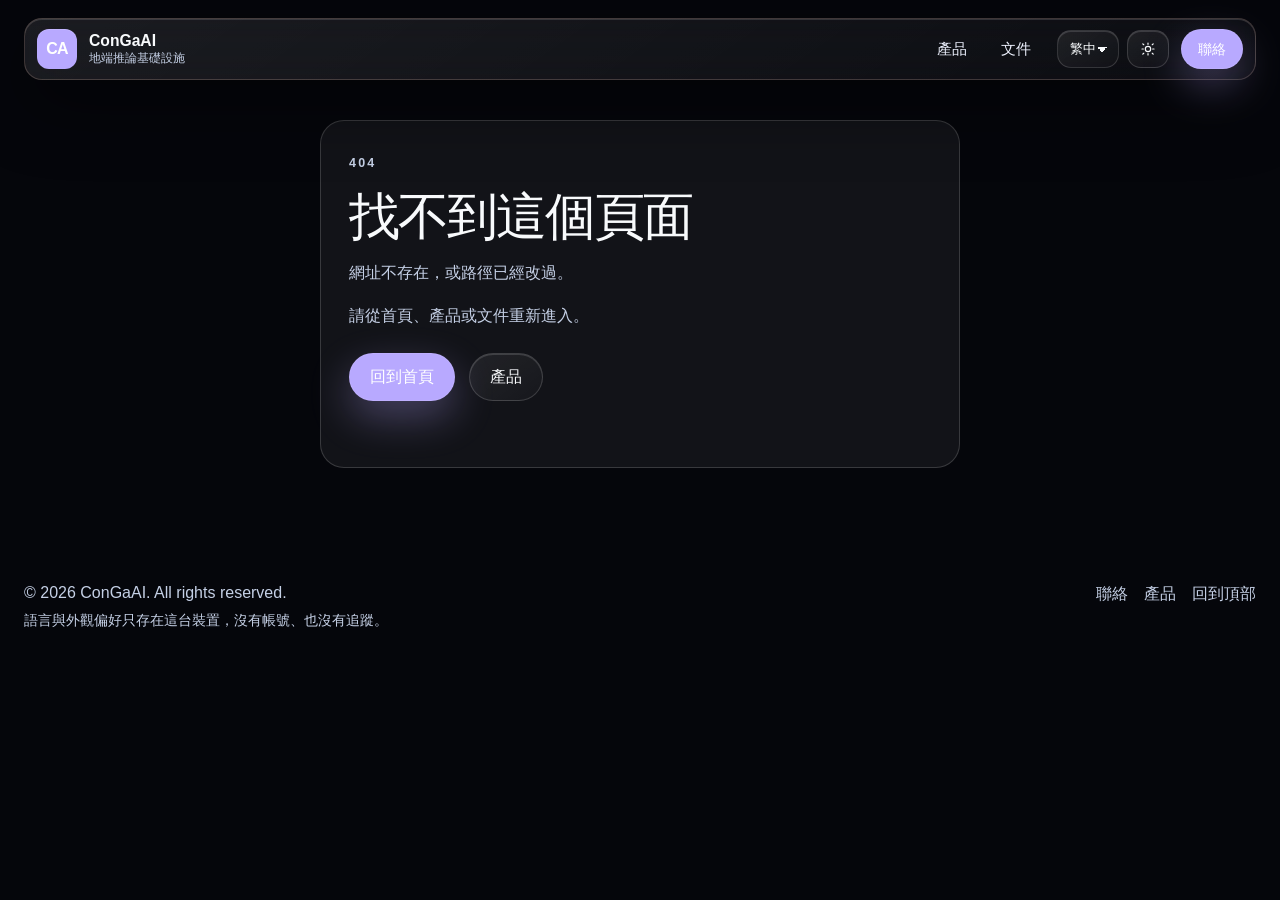
<file: index.html>
<!doctype html>
<html lang="zh-Hant" data-theme="dark">
  <head>
    <meta charset="UTF-8" />
    <meta name="viewport" content="width=device-width, initial-scale=1.0" />
    <meta
      name="description"
      content="ConGaAI 建置地端推論基礎設施：Basic 工作站、Pro DGX Spark、Ultra 機櫃群集；AI Forge 隨硬體提供。"
    />
    <meta property="og:title" content="ConGaAI · 地端推論基礎設施" />
    <meta
      property="og:description"
      content="依工作負載選 GPU。權重與資料留在現場。Basic / Pro（DGX Spark）/ Ultra。"
    />
    <meta property="og:type" content="website" />
    <meta property="og:site_name" content="ConGaAI" />
    <meta property="og:locale" content="zh_TW" />
    <meta property="og:url" content="https://conga-ai.github.io/" />
    <meta property="og:image" content="https://conga-ai.github.io/og.png" />
    <meta property="og:image:width" content="1200" />
    <meta property="og:image:height" content="630" />
    <meta property="og:image:alt" content="ConGaAI：把大型模型的推論放進你的機房" />
    <meta name="twitter:card" content="summary_large_image" />
    <meta name="twitter:title" content="ConGaAI · 地端推論基礎設施" />
    <meta
      name="twitter:description"
      content="依工作負載選 GPU。權重與資料留在現場。Basic / Pro（DGX Spark）/ Ultra。"
    />
    <meta name="twitter:image" content="https://conga-ai.github.io/og.png" />
    <meta name="theme-color" content="#070a12" />
    <meta name="robots" content="index, follow" />
    <link rel="canonical" href="https://conga-ai.github.io/" />
    <link id="llms-txt" rel="alternate" type="text/markdown" title="llms.txt" href="/llms.txt" />
    <base href="/" />
    <script>
      (function () {
        try {
          var theme = localStorage.getItem('site-theme');
          document.documentElement.dataset.theme = theme === 'light' ? 'light' : 'dark';
        } catch (error) {
          document.documentElement.dataset.theme = 'dark';
        }
      })();
    </script>
    <script>
      (function () {
        try {
          var saved = sessionStorage.getItem('pages-spa-redirect');
          if (!saved) return;
          var baseHref = document.querySelector('base') && document.querySelector('base').href;
          var basePath = new URL(baseHref || '/', location.origin).pathname;
          if (basePath.slice(-1) !== '/') basePath += '/';
          var thisPreview = basePath.indexOf('/preview/') === 0;
          var savedPath = saved.split('?')[0].split('#')[0];
          var savedPreview = savedPath === '/preview' || savedPath.indexOf('/preview/') === 0;
          if (thisPreview !== savedPreview) return;
          sessionStorage.removeItem('pages-spa-redirect');
          history.replaceState(null, '', saved);
        } catch (error) {}
      })();
    </script>
    <link rel="preconnect" href="https://fonts.googleapis.com" />
    <link rel="preconnect" href="https://fonts.gstatic.com" crossorigin />
    <link
      href="https://fonts.googleapis.com/css2?family=Inter:wght@400;500;600;700&family=JetBrains+Mono:wght@400;500&family=Noto+Sans+JP:wght@400;500;700&family=Noto+Sans+SC:wght@400;500;700&family=Noto+Sans+TC:wght@400;500;700&family=Space+Grotesk:wght@500;600;700&display=swap"
      rel="stylesheet"
    />
    <link rel="icon" type="image/svg+xml" href="/favicon.svg" />
    <title>ConGaAI · 地端推論基礎設施</title>
    <script type="module" crossorigin src="/assets/index-QXyOwZNJ.js"></script>
    <link rel="stylesheet" crossorigin href="/assets/index-C8oH6wlV.css">
      <meta http-equiv="Content-Security-Policy" content="default-src 'self'; script-src 'self' 'unsafe-inline' https://www.youtube.com https://s.ytimg.com; style-src 'self' 'unsafe-inline' https://fonts.googleapis.com; font-src 'self' https://fonts.gstatic.com data:; img-src 'self' data:; connect-src 'self'; frame-src https://www.youtube.com https://www.youtube-nocookie.com; base-uri 'self'; form-action 'self'; frame-ancestors 'none'; object-src 'none';">
  </head>
  <body>
    <noscript>
      ConGaAI 需要 JavaScript 才能顯示產品與文件。請在瀏覽器啟用後重新整理。 /
      This site needs JavaScript. Enable it and reload.
    </noscript>
    <div id="root"></div>
  </body>
</html>
</file>
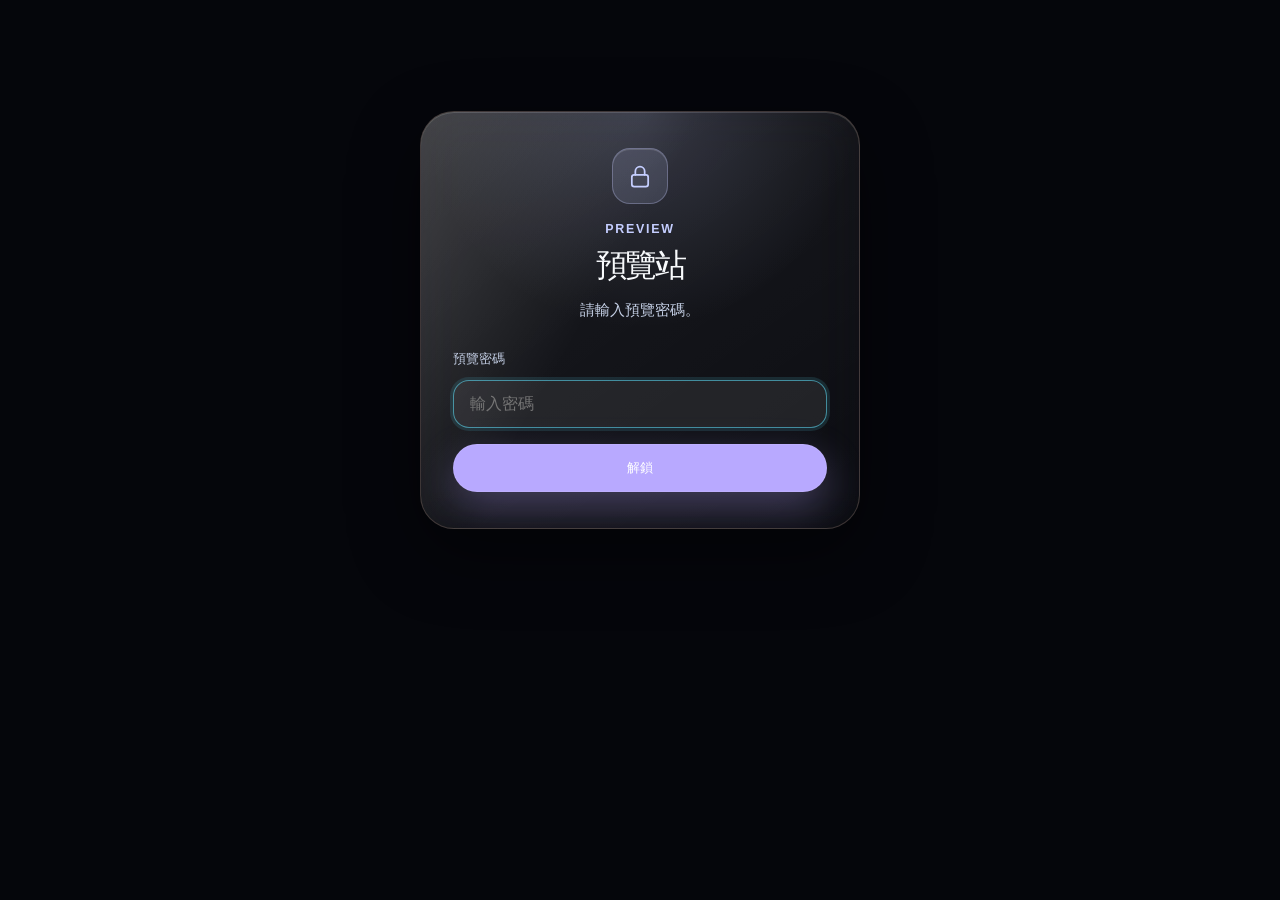
<file: preview/index.html>
<!doctype html>
<html lang="zh-Hant" data-theme="dark">
  <head>
    <meta charset="UTF-8" />
    <meta name="viewport" content="width=device-width, initial-scale=1.0" />
    <meta
      name="description"
      content="ConGaAI 建置地端推論基礎設施：Basic 工作站、Pro DGX Spark、Ultra 機櫃群集；AI Forge 隨硬體提供。"
    />
    <meta property="og:title" content="ConGaAI · 地端推論基礎設施" />
    <meta
      property="og:description"
      content="依工作負載選 GPU。權重與資料留在現場。Basic / Pro（DGX Spark）/ Ultra。"
    />
    <meta property="og:type" content="website" />
    <meta property="og:site_name" content="ConGaAI" />
    <meta property="og:locale" content="zh_TW" />
    <meta property="og:url" content="https://conga-ai.github.io/" />
    <meta property="og:image" content="https://conga-ai.github.io/og.png" />
    <meta property="og:image:width" content="1200" />
    <meta property="og:image:height" content="630" />
    <meta property="og:image:alt" content="ConGaAI：把大型模型的推論放進你的機房" />
    <meta name="twitter:card" content="summary_large_image" />
    <meta name="twitter:title" content="ConGaAI · 地端推論基礎設施" />
    <meta
      name="twitter:description"
      content="依工作負載選 GPU。權重與資料留在現場。Basic / Pro（DGX Spark）/ Ultra。"
    />
    <meta name="twitter:image" content="https://conga-ai.github.io/og.png" />
    <meta name="theme-color" content="#070a12" />
    <meta name="robots" content="noindex, nofollow" />
    <link rel="canonical" href="https://conga-ai.github.io/" />
    <link id="llms-txt" rel="alternate" type="text/markdown" title="llms.txt" href="/preview/llms.txt" />
    <base href="/preview/" />
    <script>
      (function () {
        try {
          var theme = localStorage.getItem('site-theme');
          document.documentElement.dataset.theme = theme === 'light' ? 'light' : 'dark';
        } catch (error) {
          document.documentElement.dataset.theme = 'dark';
        }
      })();
    </script>
    <script>
      (function () {
        try {
          var saved = sessionStorage.getItem('pages-spa-redirect');
          if (!saved) return;
          var baseHref = document.querySelector('base') && document.querySelector('base').href;
          var basePath = new URL(baseHref || '/', location.origin).pathname;
          if (basePath.slice(-1) !== '/') basePath += '/';
          var thisPreview = basePath.indexOf('/preview/') === 0;
          var savedPath = saved.split('?')[0].split('#')[0];
          var savedPreview = savedPath === '/preview' || savedPath.indexOf('/preview/') === 0;
          if (thisPreview !== savedPreview) return;
          sessionStorage.removeItem('pages-spa-redirect');
          history.replaceState(null, '', saved);
        } catch (error) {}
      })();
    </script>
    <link rel="preconnect" href="https://fonts.googleapis.com" />
    <link rel="preconnect" href="https://fonts.gstatic.com" crossorigin />
    <link
      href="https://fonts.googleapis.com/css2?family=Inter:wght@400;500;600;700&family=JetBrains+Mono:wght@400;500&family=Noto+Sans+JP:wght@400;500;700&family=Noto+Sans+SC:wght@400;500;700&family=Noto+Sans+TC:wght@400;500;700&family=Space+Grotesk:wght@500;600;700&display=swap"
      rel="stylesheet"
    />
    <link rel="icon" type="image/svg+xml" href="/preview/favicon.svg" />
    <title>ConGaAI · 地端推論基礎設施</title>
    <script type="module" crossorigin src="/preview/assets/index-DWMjVJnx.js"></script>
    <link rel="stylesheet" crossorigin href="/preview/assets/index-C8oH6wlV.css">
      <meta http-equiv="Content-Security-Policy" content="default-src 'self'; script-src 'self' 'unsafe-inline' https://www.youtube.com https://s.ytimg.com; style-src 'self' 'unsafe-inline' https://fonts.googleapis.com; font-src 'self' https://fonts.gstatic.com data:; img-src 'self' data:; connect-src 'self'; frame-src https://www.youtube.com https://www.youtube-nocookie.com; base-uri 'self'; form-action 'self'; frame-ancestors 'none'; object-src 'none';">
  </head>
  <body>
    <noscript>
      ConGaAI 需要 JavaScript 才能顯示產品與文件。請在瀏覽器啟用後重新整理。 /
      This site needs JavaScript. Enable it and reload.
    </noscript>
    <div id="root"></div>
  </body>
</html>
</file>
<file: assets/index-C8oH6wlV.css>
:root,[data-theme=dark]{--lightningcss-light: ;--lightningcss-dark:initial;color-scheme:dark;color:#f7fbff;font-synthesis:none;text-rendering:optimizelegibility;-webkit-font-smoothing:antialiased;--font-ui:"Inter", "Noto Sans TC", "Noto Sans SC", "Noto Sans JP", Arial, -apple-system, BlinkMacSystemFont, "Segoe UI", "PingFang TC", "Microsoft JhengHei", sans-serif;--font-display:"Space Grotesk", "Inter", "Noto Sans TC", "Noto Sans SC", "Noto Sans JP", Arial, sans-serif;--font-doc:"Inter", "Noto Sans TC", "Noto Sans SC", "Noto Sans JP", Arial, -apple-system, BlinkMacSystemFont, "Segoe UI", "PingFang TC", "Microsoft JhengHei", sans-serif;--font-mono:"JetBrains Mono", ui-monospace, "Cascadia Code", "SF Mono", Menlo, Consolas, monospace;--bg:#070a12;--card:#ffffff14;--card-strong:#ffffff24;--line:#ffffff29;--muted:#aab6d3;--text:#f7fbff;--cyan:#a5b4fc;--violet:#8b7cff;--pink:#c4b5fd;--green:#72f2b2;--star:167, 139, 250;--accent-text:#c4b5fd;--shadow:0 24px 80px #0000006b;--nav-bg:#070a12b3;--brand-text:#06111d;--body-gradient:radial-gradient(circle at top left, #5de4ff2e, transparent 34rem), radial-gradient(circle at 80% 8%, #a88bff33, transparent 36rem), linear-gradient(135deg, #050814 0%, #0b1020 52%, #080710 100%);--ambient-one:#5de4ff3d;--ambient-two:#ff75c838;--markdown-text:#dce4f8;--markdown-pre-bg:#00000059;--markdown-pre-text:#e8edf8;--nav-link:#d9e4ff;--nav-link-hover:#fff;--nav-link-hover-bg:#ffffff1a;--button-ghost-bg:#ffffff12;--button-ghost-text:#fff;--input-bg:#ffffff0a;--input-text:var(--text);--brand-border:#ffffff47;--table-head-bg:#ffffff0d;--table-row-even:#ffffff05;--spinner-track:#ffffff1f;--blockquote-bg:#a88bff14;--code-bg:#72f2b214;--nav-bg-solid:#070a12f5;--site-gutter:clamp(14px, 3.5vw, 24px);--docs-sticky-top:96px;background:#070a12;font-family:Inter,Noto Sans TC,Noto Sans SC,Noto Sans JP,Arial,-apple-system,BlinkMacSystemFont,Segoe UI,PingFang TC,Microsoft JhengHei,sans-serif}[data-theme=light]{--lightningcss-light:initial;--lightningcss-dark: ;color-scheme:light;color:#0c1a2e;--bg:#fff;--card:#ffffffe0;--card-strong:#f4f9fff5;--line:#0c1a2e1f;--muted:#5b7190;--text:#0c1a2e;--cyan:#4f46e5;--violet:#6d5cff;--pink:#7c3aed;--green:#169a62;--star:99, 102, 241;--accent-text:#5b4cff;--shadow:0 24px 60px #2f9bff24;--nav-bg:#ffffffd1;--brand-text:#fff;--body-gradient:radial-gradient(circle at top left, #2f9bff29, transparent 34rem), radial-gradient(circle at 80% 8%, #ff9a4d24, transparent 36rem), linear-gradient(135deg, #fff 0%, #f4f9ff 52%, #fff7f0 100%);--ambient-one:#2f9bff2e;--ambient-two:#ff9a4d29;--markdown-text:#24344d;--markdown-pre-bg:#f4f9fff2;--markdown-pre-text:#0c1a2e;--nav-link:#244060;--nav-link-hover:#0c1a2e;--nav-link-hover-bg:#2f9bff1f;--button-ghost-bg:#2f9bff14;--button-ghost-text:#0c1a2e;--input-bg:#fff;--input-text:#0c1a2e;--brand-border:#2f9bff47;--table-head-bg:#2f9bff14;--table-row-even:#2f9bff0a;--spinner-track:#0c1a2e1f;--blockquote-bg:#2f9bff14;--code-bg:#2f9bff14;--nav-bg-solid:#fffffff5;--site-gutter:clamp(14px, 3.5vw, 24px);--docs-sticky-top:96px;background:#fff}*{box-sizing:border-box}html{scroll-behavior:smooth;overflow-wrap:break-word;overflow-x:hidden}@media (prefers-reduced-motion:reduce){html{scroll-behavior:auto}}body{min-width:320px;color:var(--text);font-family:var(--font-ui);background:var(--bg);margin:0;overflow-x:hidden}.page-backdrop{z-index:-1;pointer-events:none;position:fixed;inset:0;overflow:hidden}.page-backdrop-gradient{background:var(--body-gradient);position:absolute;inset:0}.page-backdrop-glow{filter:blur(48px);opacity:.34;border-radius:999px;width:min(28rem,70vw);height:min(28rem,70vw);position:absolute}.page-backdrop-glow-one{background:var(--ambient-one);top:12%;left:max(-12rem,-20vw)}.page-backdrop-glow-two{background:var(--ambient-two);bottom:8%;right:max(-12rem,-20vw)}@media (width<=768px){.page-backdrop-glow{opacity:.22;filter:blur(36px)}}a{color:inherit;text-decoration:none}button,a{-webkit-tap-highlight-color:transparent}.site-shell{z-index:0;width:min(1180px, calc(100% - var(--site-gutter) * 2));margin:0 auto;position:relative}.ambient{z-index:-1;filter:blur(28px);opacity:.35;pointer-events:none;border-radius:999px;width:28rem;height:28rem;position:fixed}.ambient-one{background:var(--ambient-one);top:18%;left:-14rem}.ambient-two{background:var(--ambient-two);bottom:12%;right:-14rem}.nav{z-index:20;border:1px solid var(--line);background:var(--nav-bg);box-shadow:var(--shadow);-webkit-backdrop-filter:blur(24px);backdrop-filter:blur(24px);border-radius:28px;justify-content:space-between;align-items:center;gap:24px;margin:16px 0 48px;padding:14px;display:flex;position:sticky;top:16px}.nav-right{align-items:center;gap:12px;min-width:0;display:flex}.pref-controls{flex-shrink:0;align-items:center;gap:8px;display:inline-flex}.pref-toggle{border:1px solid var(--line);min-width:42px;height:38px;color:var(--text);font:inherit;background:var(--card);cursor:pointer;border-radius:14px;place-items:center;padding:0 12px;font-size:.82rem;font-weight:600;transition:border-color .2s,background .2s,transform .2s;display:inline-grid}.pref-toggle:hover{background:var(--card-strong);border-color:#5de4ff73;transform:translateY(-1px)}.pref-toggle-theme{font-size:1rem}.brand{align-items:center;gap:12px;display:inline-flex}.brand-mark{background:var(--violet);color:#fff;letter-spacing:-.05em;border:0;border-radius:12px;place-items:center;width:40px;height:40px;font-weight:800;display:grid}.brand strong,.brand small{display:block}.brand strong{font-size:.98rem}.brand small{color:var(--muted);font-size:.78rem}.nav-links{align-items:center;gap:6px;display:flex}.nav-links a{color:var(--nav-link);border-radius:999px;padding:10px 14px;font-size:.92rem;transition:background .18s,color .18s,transform .18s}.nav-links a:hover{background:var(--nav-link-hover-bg);color:var(--nav-link-hover);transform:translateY(-1px)}.site-version{color:var(--muted);letter-spacing:.04em;white-space:nowrap;font-family:JetBrains Mono,ui-monospace,monospace;font-size:.72rem}.section-grid{grid-template-columns:minmax(0,1.05fr) minmax(320px,.95fr);align-items:center;gap:46px;display:grid}.hero{min-height:auto;padding:24px 0 64px}.announcement{border:1px solid var(--line);width:fit-content;color:var(--text);background:#ffffff12;border-radius:999px;align-items:center;gap:10px;margin-bottom:28px;padding:8px 12px 8px 8px;display:inline-flex;box-shadow:inset 0 1px #ffffff14}.announcement span{color:var(--cyan);background:#5de4ff29;border-radius:999px;padding:6px 10px;font-size:.8rem;font-weight:800}.eyebrow{color:var(--accent-text);letter-spacing:.18em;text-transform:uppercase;margin:0 0 14px;font-size:.78rem;font-weight:800}.back-to-top{right:max(16px, env(safe-area-inset-right));bottom:max(20px, env(safe-area-inset-bottom));z-index:40;border:1px solid var(--glass-edge);width:48px;height:48px;color:var(--text);background:var(--nav-bg-solid);box-shadow:var(--shadow);opacity:0;pointer-events:none;border-radius:999px;place-items:center;transition:opacity .28s,transform .28s,border-color .18s;display:grid;position:fixed;transform:translateY(12px)}.back-to-top.is-visible{opacity:1;pointer-events:auto;transform:none}.back-to-top:hover,.back-to-top:focus-visible{border-color:color-mix(in srgb, var(--rose,#e8b4a8) 55%, white 10%)}@media (prefers-reduced-motion:reduce){.back-to-top{transition:opacity .12s;transform:none}}h1,h2,h3,p{margin-top:0}h1,h2{font-family:var(--font-display)}h1{letter-spacing:-.08em;max-width:780px;margin-bottom:24px;font-size:clamp(3rem,8vw,6.7rem);line-height:.92}h2{letter-spacing:-.06em;margin-bottom:18px;font-size:clamp(2rem,4vw,4.25rem);line-height:1}h3{letter-spacing:-.03em;margin-bottom:12px;font-size:1.35rem}.hero-description,.section-heading p,.process-item p,.service-card p,.team-card p,.contact-section p{color:var(--muted);font-size:1rem;line-height:1.8}.hero-description{max-width:660px;font-size:clamp(1.05rem,2vw,1.25rem)}.cta-row{flex-wrap:wrap;gap:14px;margin:34px 0;display:flex}.button{border:1px solid var(--line);cursor:pointer;border-radius:999px;justify-content:center;align-items:center;min-height:48px;padding:0 20px;font-weight:800;transition:transform .18s,box-shadow .18s,border-color .18s;display:inline-flex}.button:hover{transform:translateY(-2px)}.button-ghost{background:var(--button-ghost-bg);color:var(--button-ghost-text)}.metric-grid{grid-template-columns:repeat(3,minmax(0,1fr));gap:12px;display:grid}.metric-card,.service-card,.team-card,.testimonial-card,.contact-card,.floating-panel,.orbital-card,.process-item{border:1px solid var(--line);box-shadow:var(--shadow);-webkit-backdrop-filter:blur(22px);backdrop-filter:blur(22px);background:linear-gradient(145deg,#ffffff1f,#ffffff0e)}.metric-card{border-radius:24px;padding:18px}.metric-card strong,.metric-card span{display:block}.metric-card strong{margin-bottom:6px;font-size:1.45rem}.metric-card span{color:var(--muted);font-size:.9rem}.hero-copy{z-index:2;min-width:0;position:relative}.hero-diagram{isolation:isolate;border:1px solid var(--glass-edge);background:var(--glass);min-height:0;box-shadow:var(--shadow), var(--glass-inner);-webkit-backdrop-filter:blur(28px)saturate(160%);border-radius:32px;justify-items:center;gap:10px;padding:28px 22px;display:grid;position:relative;overflow:hidden}.hero-orbit{border:1px dashed color-mix(in srgb, var(--cyan) 35%, transparent);pointer-events:none;opacity:.55;border-radius:999px;animation:22s linear infinite rotateSlow;position:absolute;inset:8%}.hero-orbit-two{opacity:.28;animation-duration:16s;animation-direction:reverse;inset:18%}.diagram-node{z-index:1;border:1px solid var(--line);background:var(--glass-soft);text-align:center;border-radius:22px;justify-items:center;gap:4px;width:min(100%,280px);padding:14px 16px;display:grid;position:relative}.diagram-node strong{font-size:.98rem}.diagram-node small{color:var(--muted);font-size:.78rem}.diagram-icon{width:44px;height:44px;color:var(--cyan);place-items:center;margin-bottom:4px;display:grid}.diagram-icon svg{width:32px;height:32px}.gpu-row,.pc-row{gap:8px;margin-top:8px;display:flex}.gpu-row i,.pc-row b{background:linear-gradient(135deg, var(--cyan), var(--violet));border-radius:4px;display:block}.gpu-row i{width:28px;height:14px;animation:1.6s ease-in-out infinite gpuPulse}.gpu-row i:nth-child(2){animation-delay:.2s}.gpu-row i:nth-child(3){animation-delay:.4s}.pc-row b{opacity:.75;width:18px;height:14px;animation:4s ease-in-out infinite float}.pc-row b:nth-child(2){animation-delay:-1.2s}.diagram-beam{z-index:1;gap:4px;width:4px;height:28px;display:grid;position:relative}.diagram-beam span{background:var(--cyan);border-radius:999px;width:6px;height:6px;margin-left:-1px;animation:1.4s ease-in-out infinite packet;display:block}.diagram-beam span:nth-child(2){animation-delay:.25s}.diagram-beam span:nth-child(3){animation-delay:.5s}.card-icon{width:52px;height:52px;color:var(--cyan);background:color-mix(in srgb, var(--cyan) 14%, transparent);border-radius:16px;place-items:center;margin-bottom:18px;display:grid}.card-icon svg{width:28px;height:28px}a.icon-card{color:inherit;transition:transform .18s,border-color .18s;display:block}a.icon-card:hover{transform:translateY(-4px)}.why-card{border:1px solid var(--glass-edge);background:var(--glass);box-shadow:var(--glass-inner);-webkit-backdrop-filter:blur(22px);backdrop-filter:blur(22px);border-radius:28px;justify-items:start;gap:12px;padding:24px;display:grid}.why-card h3{margin:0;font-size:1.15rem}@keyframes gpuPulse{0%,to{opacity:.35;transform:scaleY(.85)}50%{opacity:1;transform:scaleY(1)}}@keyframes packet{0%{opacity:0;transform:translateY(-6px)}40%{opacity:1}to{opacity:0;transform:translateY(14px)}}.hero-visual:before{aspect-ratio:1;content:"";background-color:#0000;background-image:linear-gradient(#ffffff0d 1px,#0000 1px),linear-gradient(90deg,#ffffff0d 1px,#0000 1px);background-position:0 0,0 0;background-repeat:repeat,repeat;background-size:42px 42px;background-attachment:scroll,scroll;background-origin:padding-box,padding-box;background-clip:border-box,border-box;border:1px solid #ffffff1a;border-radius:999px;width:90%;animation:28s linear infinite rotateSlow;position:absolute;-webkit-mask-image:radial-gradient(circle,#000 52%,#0000 74%);mask-image:radial-gradient(circle,#000 52%,#0000 74%)}.orbital-card{z-index:2;text-align:center;border-radius:44px;place-items:center;width:min(360px,82vw);min-height:360px;padding:38px;animation:5s ease-in-out infinite float;display:grid;position:relative}.orbital-card span{color:var(--muted);font-weight:700}.orbital-card strong{letter-spacing:-.07em;max-width:260px;font-size:clamp(2.3rem,5vw,4.2rem);line-height:.95}.pulse-dot{background:radial-gradient(circle at 32% 28%, #fff, transparent 18%), linear-gradient(135deg, var(--cyan), var(--pink));border-radius:999px;width:74px;height:74px;animation:2.4s ease-in-out infinite pulse;box-shadow:0 0 #5de4ff73}.floating-panel{z-index:3;border-radius:24px;gap:4px;width:190px;padding:18px;animation:6s ease-in-out infinite float;display:grid;position:absolute}.floating-panel span{color:var(--cyan);font-size:.82rem;font-weight:900}.floating-panel small{color:var(--muted)}.panel-one{top:80px;right:16px}.panel-two{animation-delay:-2s;bottom:130px;left:12px}.panel-three{animation-delay:-4s;bottom:58px;right:72px}.logo-strip{border:1px solid var(--line);background:#ffffff0f;border-radius:28px;grid-template-columns:repeat(3,1fr);gap:12px;margin-bottom:90px;padding:12px;display:grid}.logo-strip span{color:var(--text);text-align:center;background:#ffffff0e;border-radius:20px;padding:20px;font-size:clamp(1rem,2vw,1.4rem);font-weight:900}.section{padding:108px 0}.section-heading{max-width:780px;margin-bottom:34px}.cards{gap:18px;display:grid}.three-columns{grid-template-columns:repeat(3,minmax(0,1fr))}.two-columns{grid-template-columns:repeat(2,minmax(0,1fr))}.service-card,.team-card,.testimonial-card{border-radius:32px;padding:28px;position:relative;overflow:hidden}.service-card:before,.team-card:before,.testimonial-card:before{content:"";opacity:0;background:radial-gradient(circle at 100% 0,#5de4ff26,#0000 38%);transition:opacity .22s;position:absolute;inset:0}.service-card:hover:before,.team-card:hover:before,.testimonial-card:hover:before{opacity:1}.card-index{color:var(--cyan);margin-bottom:40px;font-weight:900;display:inline-flex}.service-card ul{flex-wrap:wrap;gap:8px;margin:24px 0 0;padding:0;list-style:none;display:flex}.service-card li{color:var(--text);background:#ffffff0f;border:1px solid #ffffff1f;border-radius:999px;padding:8px 10px;font-size:.86rem}.process-section{grid-template-columns:.8fr 1fr;align-items:start;gap:44px;display:grid}.process-list{gap:14px;display:grid}.process-item{border-radius:28px;grid-template-columns:70px 1fr;gap:20px;padding:22px;display:grid}.process-item>span{width:54px;height:54px;color:var(--cyan);background:#5de4ff1f;border-radius:18px;place-items:center;font-weight:900;display:grid}.team-card{grid-template-columns:auto 1fr;gap:20px;display:grid}.avatar{color:#07101f;background:linear-gradient(135deg,#5de4ffe6,#ff75c8e6);border-radius:26px;place-items:center;width:82px;height:82px;font-size:2rem;font-weight:950;display:grid;overflow:hidden}.avatar img{object-fit:cover;width:100%;height:100%}.team-card span{color:var(--cyan);margin-bottom:12px;font-weight:800;display:inline-flex}.testimonial-section{padding-top:20px}.testimonial-card{margin:0}.testimonial-card blockquote{color:var(--text);margin:0 0 24px;font-size:clamp(1.15rem,2vw,1.55rem);line-height:1.6;position:relative}.testimonial-card figcaption{color:var(--muted);gap:4px;display:grid}.testimonial-card strong{color:var(--text)}.contact-section{box-shadow:var(--shadow);background:radial-gradient(circle at 0 0,#5de4ff33,#0000 34%),linear-gradient(145deg,#ffffff1f,#ffffff0e);border:1px solid #5de4ff42;border-radius:42px;grid-template-columns:1fr minmax(280px,420px);align-items:stretch;gap:28px;margin:72px 0 32px;padding:clamp(28px,5vw,54px);display:grid}.contact-section small{color:var(--text)}.contact-card span{color:var(--cyan);text-transform:uppercase;letter-spacing:.14em;font-weight:900}.contact-card>a:not(.button){letter-spacing:-.04em;word-break:break-word;font-size:clamp(1.3rem,3vw,2rem);font-weight:900}.footer{color:var(--muted);justify-content:space-between;gap:18px;padding:28px 0 44px;display:flex}.reveal{animation:.72s cubic-bezier(.2,.72,.2,1) both reveal;animation-delay:var(--delay,0s)}.delay-1{--delay:.12s}@keyframes reveal{0%{opacity:0;transform:translateY(24px)scale(.98)}to{opacity:1;transform:translateY(0)scale(1)}}@keyframes float{0%,to{transform:translateY(0)}50%{transform:translateY(-16px)}}@keyframes pulse{0%,to{box-shadow:0 0 #5de4ff6b}50%{box-shadow:0 0 0 18px #5de4ff00}}@keyframes drift{0%{transform:translate(0,0)scale(1)}to{transform:translate(28px,-22px)scale(1.08)}}@keyframes rotateSlow{to{transform:rotate(360deg)}}@media (prefers-reduced-motion:reduce){*,:before,:after{scroll-behavior:auto!important;transition-duration:1ms!important;animation-duration:1ms!important;animation-iteration-count:1!important}}@media (width<=920px){.nav{flex-direction:column;align-items:flex-start}.nav-right{flex-direction:column;align-items:stretch;width:100%}.nav-links{width:100%;overflow-x:auto}.pref-controls{justify-content:flex-end}.section-grid,.process-section,.contact-section,.three-columns,.two-columns{grid-template-columns:1fr}.hero{min-height:auto}.hero-diagram{min-height:0}}@media (width<=640px){.site-shell{width:min(100% - var(--site-gutter) * 2, 1180px)}.nav{border-radius:22px;margin-bottom:28px;top:10px}.announcement{border-radius:22px;flex-direction:column;align-items:flex-start}h1{font-size:clamp(1.85rem,8vw,2.6rem)}.metric-grid,.logo-strip,.process-item,.team-card{grid-template-columns:1fr}.hero{min-height:auto}.orbital-card{min-height:300px}.floating-panel{width:168px;padding:14px}.panel-one{top:18px;right:0}.panel-two{bottom:92px;left:0}.panel-three{bottom:18px;right:20px}.section{padding:72px 0}.footer{flex-direction:column}}:root,[data-theme=dark]{--bg:#05060b;--card:#ffffff12;--card-strong:#ffffff1f;--line:#ffffff29;--text:#f8fafc;--muted:#c5d0e6;--cyan:#c5ceff;--violet:#b8a9ff;--pink:#e8b4a8;--green:#34d399;--star:232, 180, 168;--accent-text:#e8c4b0;--gold:#e6c38a;--rose:#e8b4a8;--nav-link:#eef2ff;--nav-link-hover:#fff;--glass:linear-gradient(145deg, #ffffff17, #ffffff08);--glass-soft:linear-gradient(145deg, #ffffff12, #ffffff05);--glass-edge:#e8c4b038;--glass-inner:inset 0 1px 0 #ffffff24;--shadow:0 24px 70px #00000073;--nav-bg:#05060bc7;--nav-bg-solid:#05060bf5;--body-gradient:radial-gradient(circle at 50% -10%, #e8b4a829, transparent 42rem), radial-gradient(circle at 12% 18%, #b9c4ff1f, transparent 28rem), linear-gradient(180deg, #05060b 0%, #070811 100%);--ambient-one:#e8b4a838;--ambient-two:#b9c4ff29;--markdown-text:#e8eefc;--markdown-pre-bg:#02071285;--input-bg:#ffffff14;--button-ghost-bg:#ffffff12;--button-ghost-text:#f8fafc}[data-theme=light]{--bg:#f6f3ee;--card:#fffcf8eb;--card-strong:#fffffff5;--line:#5a3e302e;--text:#1a140f;--muted:#3e4f66;--cyan:#1f6fbf;--violet:#6d4ad6;--pink:#b76e79;--green:#0b7a52;--star:183, 110, 121;--accent-text:#8a5348;--gold:#8a5a28;--rose:#b76e79;--nav-link:#2a211c;--nav-link-hover:#1a140f;--glass:linear-gradient(145deg, #fffcf8f5, #fff6eed1);--glass-soft:linear-gradient(145deg, #ffffffe0, #f7ece2b3);--glass-edge:#8a5a2838;--glass-inner:inset 0 1px 0 #fffffff2;--shadow:0 24px 70px #5a3e301f, 0 8px 24px #5a3e3014;--nav-bg:#fffcf8db;--nav-bg-solid:#fffcf8f5;--body-gradient:radial-gradient(circle at 8% 8%, #e8c4b059, transparent 30rem), radial-gradient(circle at 80% 8%, #b76e791f, transparent 34rem), linear-gradient(145deg, #fbf8f3 0%, #f3eee8 48%, #f7f1ea 100%);--ambient-one:#e8c4b059;--ambient-two:#b76e7924;--markdown-text:#241c16;--markdown-pre-bg:#ffffffdb;--input-bg:#ffffffeb;--button-ghost-bg:#8a534814;--button-ghost-text:#1a140f}body{min-height:100dvh}.page-backdrop-gradient:after{opacity:.46;content:"";background-image:linear-gradient(#ffffff0b 1px,#0000 1px),linear-gradient(90deg,#ffffff0a 1px,#0000 1px);background-size:72px 72px;position:absolute;inset:0;-webkit-mask-image:linear-gradient(#000,#0000 82%);mask-image:linear-gradient(#000,#0000 82%)}[data-theme=light] .page-backdrop-gradient:after{opacity:.58;background-image:linear-gradient(#185ca00d 1px,#0000 1px),linear-gradient(90deg,#185ca00b 1px,#0000 1px)}.page-backdrop-glow{filter:blur(68px)saturate(135%);opacity:.44}.site-shell{width:min(1240px, calc(100% - var(--site-gutter) * 2))}.nav,.metric-card,.service-card,.team-card,.testimonial-card,.contact-card,.floating-panel,.orbital-card,.process-item,.contact-section,.logo-strip{border-color:var(--glass-edge);background:var(--glass);box-shadow:var(--shadow), var(--glass-inner);-webkit-backdrop-filter:blur(28px)saturate(160%)}.nav{top:max(14px, env(safe-area-inset-top));border-radius:18px;margin:18px 0 32px;padding:10px 12px}.brand-mark,.pref-toggle,.button,.service-card li{box-shadow:var(--glass-inner)}.pref-toggle,.button-ghost,.service-card li,.logo-strip span{background:var(--glass-soft)}.button-primary{border-color:color-mix(in srgb, var(--violet) 40%, white 8%);background:var(--violet);color:#fff;box-shadow:0 16px 40px color-mix(in srgb, var(--violet) 32%, transparent)}[data-theme=light] .button-primary{color:#fff}.nav-links a,.pref-toggle,.button,.docs-mobile-toggle{transform:translateZ(0)}.nav-links a:hover,.pref-toggle:hover,.button:hover{transform:translateY(-2px)scale(1.01)}@supports not ((-webkit-backdrop-filter:blur(1px)) or (backdrop-filter:blur(1px))){.nav,.metric-card,.service-card,.team-card,.testimonial-card,.contact-card,.floating-panel,.orbital-card,.process-item,.contact-section,.logo-strip,.arch-card,.hw-panel,.hero-diagram,.why-card{background:var(--card-strong)}}[data-theme=light] .service-card li{color:var(--text);border-color:var(--line);background:#2f9bff14}[data-theme=light] .announcement,[data-theme=light] .logo-strip span{color:var(--text)}@media (width<=768px){:root,[data-theme=dark],[data-theme=light]{--site-gutter:clamp(12px, 4vw, 18px)}.nav{margin-top:max(10px, env(safe-area-inset-top));-webkit-backdrop-filter:blur(22px)saturate(145%)}}.nav-links a.is-active{background:var(--nav-link-hover-bg);color:var(--nav-link-hover)}.pref-locale-wrap{display:inline-flex;position:relative}.pref-locale{background-color:#0000;background-image:linear-gradient(45deg, transparent 50%, currentColor 50%), linear-gradient(135deg, currentColor 50%, transparent 50%), var(--glass-soft);background-position:calc(100% - 16px) 16px,calc(100% - 11px) 16px,0 0;background-repeat:no-repeat;background-size:5px 5px,5px 5px,auto;min-width:96px;padding-right:22px}.pref-locale:hover{background-image:linear-gradient(45deg, transparent 50%, currentColor 50%), linear-gradient(135deg, currentColor 50%, transparent 50%), var(--card-strong)}.pref-locale-menu{z-index:40;border:1px solid var(--line);background:var(--nav-bg-solid);min-width:max(100%,7.5rem);color:var(--text);box-shadow:var(--shadow);border-radius:14px;margin:0;padding:6px;list-style:none;position:absolute;top:calc(100% + 8px);right:0}.pref-locale-menu li{margin:0}.pref-locale-menu button{width:100%;min-height:40px;color:var(--text);font:inherit;text-align:left;cursor:pointer;background:0 0;border:0;border-radius:10px;align-items:center;padding:8px 12px;font-size:.82rem;font-weight:600;display:flex}.pref-locale-menu button:hover,.pref-locale-menu button:focus-visible,.pref-locale-menu button.is-selected{background:var(--nav-link-hover-bg);color:var(--nav-link-hover)}.visually-hidden{clip:rect(0, 0, 0, 0);white-space:nowrap;width:1px;height:1px;position:absolute;overflow:hidden}.marketing-page .hero,.marketing-page .section,.contact-page{scroll-margin-top:108px}.marketing-page h2{letter-spacing:-.04em;font-size:clamp(1.6rem,3vw,2.4rem)}.marketing-page .hero-title{letter-spacing:-.05em;max-width:12ch;font-size:clamp(2.1rem,5.4vw,3.6rem);line-height:1.08}.section-note{max-width:72ch;color:var(--muted);margin:18px 0 0;font-size:.92rem;line-height:1.7}.arch-flow{grid-template-columns:repeat(3,minmax(0,1fr));gap:28px;margin:0;padding:0;list-style:none;display:grid}.arch-card{border:1px solid var(--glass-edge);background:var(--glass);min-height:220px;box-shadow:var(--shadow), var(--glass-inner);-webkit-backdrop-filter:blur(28px)saturate(160%);border-radius:28px;align-content:start;gap:8px;padding:24px;display:grid}.arch-card>span{letter-spacing:.08em;font-weight:800}.arch-card small{color:var(--muted);letter-spacing:.12em;text-transform:uppercase;font-size:.78rem}.arch-card strong{font-size:1.2rem}.arch-card p{color:var(--muted);margin:0;line-height:1.7}.hw-panel{border:1px solid var(--glass-edge);background:var(--glass);box-shadow:var(--shadow), var(--glass-inner);-webkit-backdrop-filter:blur(28px)saturate(160%);border-radius:28px;overflow:auto}.hw-table{border-collapse:collapse;width:100%;font-size:.95rem}.hw-table th,.hw-table td{border-bottom:1px solid var(--line);text-align:left;vertical-align:top;padding:16px 18px}.hw-table thead th{background:var(--table-head-bg);color:var(--muted);letter-spacing:.08em;text-transform:uppercase;font-size:.78rem;font-weight:700}.hw-table tbody th{white-space:nowrap;font-weight:800}.hw-table tbody tr:last-child th,.hw-table tbody tr:last-child td{border-bottom:0}.hw-table code{font-family:var(--font-mono);background:var(--code-bg);font-size:.86rem}.product-card-cta{margin-top:22px}.product-siblings{flex-wrap:wrap;gap:8px;margin:8px 0 36px;display:flex}.product-sibling{border:1px solid var(--line);color:var(--nav-link);background:var(--glass-soft);border-radius:999px;padding:8px 14px;font-size:.88rem;font-weight:700}.product-sibling.is-active{border-color:color-mix(in srgb, var(--cyan) 40%, var(--line));color:var(--text)}.product-detail .section-heading{margin-top:48px}.product-detail .grade-grid{margin:8px 0 28px}.product-body{margin:28px 0 8px}.product-detail .cta-row{margin-top:28px}.gary-card{max-width:720px}.gary-card .button{margin-top:16px}.contact-page{padding-bottom:48px}.contact-page h1{letter-spacing:-.04em;text-wrap:pretty;max-width:min(28rem,100%);font-size:clamp(2.05rem,5vw,3.2rem);line-height:1.15}.contact-card{border-radius:32px;align-content:start;gap:10px;padding:28px;display:grid}.contact-card span{color:var(--cyan);letter-spacing:.14em;text-transform:uppercase;font-size:.78rem;font-weight:800}.contact-card strong{font-size:1.6rem}.contact-card a{color:var(--text);word-break:break-all}.contact-card .button{justify-self:start;margin-top:12px}.text-link{color:var(--cyan);margin-top:16px;font-weight:700;display:inline-flex}.footer-links{flex-wrap:wrap;gap:16px;display:flex}.team-card h2{letter-spacing:-.04em;font-size:1.6rem}.footer-privacy{max-width:36rem;margin:8px 0 0;font-size:.85rem;line-height:1.6}.skip-link{z-index:20;background:var(--violet);color:#fff;border-radius:12px;align-items:center;min-height:44px;padding:8px 16px;font-weight:700;display:inline-flex;position:absolute;top:-120px;left:16px}.skip-link:focus,.skip-link:focus-visible{outline-offset:3px;outline:2px solid #fff;top:12px}.site-main:focus{outline:none}.site-main:focus-visible{outline:2px solid var(--violet);outline-offset:4px}.status-screen{place-items:center;min-height:60vh;display:grid}.status-panel{border:1px solid var(--line);background:color-mix(in srgb, var(--card) 80%, transparent);border-radius:24px;max-width:40rem;margin:40px auto;padding:32px 28px}.status-panel h1{margin-bottom:12px}.status-panel p{color:var(--muted);line-height:1.7}.status-panel .cta-row,.status-panel .button{margin-top:8px}.nav-links a,.pref-toggle,.docs-mobile-toggle,.docs-tree-toggle,.footer-links a{min-width:24px;min-height:24px}@media (width<=920px){.arch-flow,.contact-page-grid,.three-columns,.footer{grid-template-columns:1fr}.footer{display:grid}}.starfield{pointer-events:none;opacity:.9;width:100%;height:100%;position:absolute;inset:0}[data-theme=light] .starfield{opacity:.28}.page-backdrop-aurora{filter:blur(12px);pointer-events:none;background:radial-gradient(at 50% 0,#6d5cff61,#0000 58%),radial-gradient(at 18% 20%,#5de4ff1f,#0000 42%);height:42rem;animation:18s ease-in-out infinite auroraDrift;position:absolute;inset:-20% 10% auto}.home-hero{text-align:center;justify-items:center;min-height:0;padding:8px 0 4px;display:grid}.hero-badge{border:1px solid color-mix(in srgb, var(--violet) 45%, transparent);color:var(--text);background:color-mix(in srgb, var(--violet) 16%, transparent);letter-spacing:.02em;border-radius:999px;align-items:center;gap:10px;margin:0 0 18px;padding:8px 16px 8px 12px;font-size:.82rem;font-weight:600;display:inline-flex}.pulse-dot{background:var(--violet);width:8px;height:8px;box-shadow:0 0 0 0 color-mix(in srgb, var(--violet) 70%, transparent);border-radius:999px;animation:1.8s ease-out infinite pulseDot}.home-hero .hero-title{max-width:min(22rem,100%);font-family:var(--font-display);letter-spacing:-.045em;text-wrap:pretty;gap:4px;margin:0 auto 14px;font-size:clamp(2.05rem,5.2vw,3.6rem);font-weight:700;line-height:1.12;display:grid}.home-hero .hero-title span{display:block}.home-hero .hero-title em{font-style:normal}.home-hero .hero-description{max-width:42rem;margin:0 auto;font-size:clamp(1rem,1.8vw,1.18rem);line-height:1.7}.hero-cta .button-ghost{border-color:color-mix(in srgb, var(--text) 22%, transparent);background:0 0}.marketing-page h1,.marketing-page h2{font-family:var(--font-display)}.hero-cta{justify-content:center;margin:20px 0 22px}.home-hero .metric-grid{width:min(100%,760px)}.home-hero .metric-card{text-align:left;background:color-mix(in srgb, var(--bg) 40%, transparent);border-radius:18px;padding:20px 22px}.home-hero .metric-card strong{font-family:var(--font-display);letter-spacing:-.04em;font-size:1.55rem}.section-heading-center{text-align:center;margin-inline:auto}.section-heading-center h2{text-wrap:balance;word-break:keep-all;max-width:min(42rem,100%);margin-inline:auto}.section-heading-center p{max-width:42rem;color:var(--muted);margin-inline:auto}.hero-stage{isolation:isolate;border:1px solid var(--line);background:radial-gradient(at 50% 120%,#6d5cff3d,#0000 55%),linear-gradient(#ffffff08,#0000 42%),#07080f;border-radius:28px;min-height:420px;margin:18px 0 12px;padding:24px 16px 18px;position:relative;overflow:hidden}.stage-scene{z-index:1;grid-template-columns:1.1fr .8fr 1.2fr;align-items:end;gap:8px;min-height:330px;display:grid;position:relative}.stage-glow{filter:blur(46px);pointer-events:none;background:#6d5cff80;width:240px;height:150px;position:absolute;bottom:16%;left:10%}.gpu-tower,.pc-cluster,.agent-dock{justify-items:center;gap:14px;display:grid}.stage-label{text-align:center;justify-items:center;gap:2px;display:grid}.stage-label strong{font-size:.92rem}.stage-label small{color:var(--muted);font-size:.74rem}.stage-floor{pointer-events:none;background-image:linear-gradient(#818cf82e 1px,#0000 1px),linear-gradient(90deg,#818cf824 1px,#0000 1px);background-size:48px 48px;animation:22s linear infinite floorDrift;position:absolute;inset:42% -10% -40%;transform:perspective(600px)rotateX(62deg);-webkit-mask-image:linear-gradient(#0000,#000 30% 70%,#0000);mask-image:linear-gradient(#0000,#000 30% 70%,#0000)}.stage-scan{pointer-events:none;background:linear-gradient(90deg,#0000,#a78bfa1f,#0000);width:28%;animation:5.5s ease-in-out infinite scanSweep;position:absolute;inset:0 auto 0 0}.stage-links{z-index:0;width:auto;height:auto;position:absolute;inset:12% 4% 22%;overflow:visible}.stage-path{fill:none;stroke:color-mix(in srgb, var(--violet) 55%, white 10%);stroke-width:1.4px;stroke-dasharray:6 10;opacity:.7;animation:2.2s linear infinite dashMove}.stage-packet{fill:#c4b5fd;offset-rotate:0deg;animation:2.8s linear infinite packetTravel}.stage-packet.p1{offset-path:path("M250 180 C 390 180, 430 90, 500 110")}.stage-packet.p2{offset-path:path("M250 180 C 390 180, 430 180, 500 180");animation-delay:.6s}.stage-packet.p3{offset-path:path("M500 180 C 640 180, 700 180, 760 180");animation-delay:1.1s}.gpu-chassis{background:linear-gradient(#1a1730,#0c0d16 58%);border:1px solid #c4b5fd47;border-radius:14px;gap:5px;width:min(100%,230px);margin-top:0;padding:10px;display:grid;transform:perspective(700px)rotateY(-16deg)rotateX(8deg);box-shadow:0 28px 50px #00000073,0 0 60px #6d5cff38}.gpu-blade{background:color-mix(in srgb, var(--violet) 12%, #0b0d14);height:18px;animation:2.4s ease-in-out infinite bladeGlow;animation-delay:calc(var(--i) * .16s);border-radius:5px;align-items:center;gap:8px;padding:0 8px;display:flex}.gpu-led{background:#72f2b2;border-radius:999px;width:6px;height:6px;box-shadow:0 0 8px #72f2b2}.gpu-bars{flex:1;gap:3px;height:7px;display:flex}.gpu-bars b{background:linear-gradient(90deg, var(--violet), #a5b4fc);transform-origin:0;border-radius:2px;flex:1;animation:1.5s ease-in-out infinite barPulse}.gpu-bars b:nth-child(2){animation-delay:.15s}.gpu-bars b:nth-child(3){animation-delay:.3s}.gpu-bars b:nth-child(4){animation-delay:.45s}.pc-stack{gap:10px;margin:0 0 12px;display:flex}.pc-stack span{background:linear-gradient(#a5b4fc47,#0c0e18e6 62%);border:1px solid #ffffff29;border-radius:8px 8px 4px 4px;width:64px;height:42px;animation:4.2s ease-in-out infinite float;position:relative;box-shadow:0 12px 24px #00000059}.pc-stack span:after{content:"";background:#ffffff2e;border-radius:0 0 4px 4px;width:22px;height:7px;position:absolute;bottom:-9px;left:50%;transform:translate(-50%)}.pc-stack span:nth-child(2){animation-delay:-1.2s}.pc-stack span:nth-child(3){animation-delay:-2.1s}.agent-window{border:1px solid var(--line);background:#07080d;border-radius:12px;width:min(100%,280px);margin-top:0;overflow:hidden;transform:perspective(700px)rotateY(12deg)rotateX(6deg);box-shadow:0 28px 50px #00000080,0 0 40px #6d5cff2e}.agent-window header{border-bottom:1px solid #ffffff14;align-items:center;gap:6px;padding:8px 10px;display:flex}.agent-window header i{background:#4b5563;border-radius:999px;width:7px;height:7px}.agent-window header i:first-child{background:#f87171}.agent-window header i:nth-child(2){background:#fbbf24}.agent-window header i:nth-child(3){background:#34d399}.agent-window header em{color:#94a3b8;font-size:.7rem;font-style:normal;font-family:var(--font-mono);margin-left:6px}.agent-window pre{color:#c4b5fd;min-height:4.6rem;font-family:var(--font-mono);white-space:pre-wrap;margin:0;padding:14px 14px 16px;font-size:.84rem}.agent-window .prompt{color:#34d399}.caret{vertical-align:text-bottom;background:#c4b5fd;width:7px;height:1em;margin-left:3px;animation:1s step-end infinite caretBlink;display:inline-block}.sku-grid,.why-grid{grid-template-columns:repeat(3,minmax(0,1fr));gap:28px;display:grid}.sku-card,.why-card{border:1px solid var(--line);background:color-mix(in srgb, var(--card) 80%, transparent);min-width:0;color:inherit;border-radius:22px;align-content:start;padding:32px 28px;transition:transform .2s,border-color .2s,box-shadow .2s;display:grid}a.sku-card{cursor:pointer}.sku-card:hover,.sku-card:focus-visible{border-color:color-mix(in srgb, var(--violet) 55%, white 10%);transform:translateY(-4px);box-shadow:0 18px 48px #6d5cff38}.sku-card small{letter-spacing:.08em;text-transform:uppercase;font-size:.72rem;font-weight:700}.sku-card h2,.sku-card h3,.why-card h3{margin:10px 0 8px;font-size:1.2rem}.sku-card p{color:var(--muted);margin:0 0 18px}.sku-go{color:var(--text);font-size:.88rem;font-weight:700}.why-card{justify-items:start;gap:12px}.why-card h3{margin:0}.why-card p{color:var(--muted);margin:0;font-size:.95rem;line-height:1.7}#grades,#method,#hardware{padding-top:12px;scroll-margin-top:96px}#grades .grade-grid{padding:8px 0 12px}.grade-grid{grid-template-columns:repeat(3,minmax(0,1fr));gap:28px;margin-top:8px;display:grid}.grade-card{border:1px solid var(--line);background:color-mix(in srgb, var(--card) 80%, transparent);min-width:0;color:inherit;border-radius:22px;align-content:start;gap:10px;padding:32px 28px;text-decoration:none;transition:transform .2s,border-color .2s,box-shadow .2s;display:grid}a.grade-card{cursor:pointer}a.grade-card:hover,a.grade-card:focus-visible,.grade-card.is-featured{border-color:color-mix(in srgb, var(--violet) 55%, white 10%)}a.grade-card:hover,a.grade-card:focus-visible{transform:translateY(-4px);box-shadow:0 18px 48px #6d5cff38}.grade-card.is-featured{background:radial-gradient(ellipse at 100% 0%, #6d5cff38, transparent 55%), color-mix(in srgb, var(--card) 86%, transparent)}.grade-card small{letter-spacing:.12em;text-transform:uppercase;font-size:.72rem;font-weight:700}.grade-card h3{font-family:var(--font-display);letter-spacing:-.04em;margin:0;font-size:1.45rem}.grade-card code{width:fit-content;max-width:100%;color:var(--text);background:var(--code-bg);font-family:var(--font-mono);word-break:break-word;border-radius:8px;padding:4px 8px;font-size:.78rem;line-height:1.45;display:block}.grade-card p{color:var(--muted);margin:0;font-size:.95rem;line-height:1.65}.grade-fit{color:var(--text);margin-top:6px;font-size:.88rem;font-weight:600;line-height:1.55}.grade-meta{flex-wrap:wrap;gap:8px;margin:4px 0 0;padding:0;list-style:none;display:flex}.grade-meta li{border:1px solid var(--line);color:var(--muted);border-radius:999px;padding:4px 10px;font-size:.78rem;font-weight:600}.method-flow{grid-template-columns:repeat(3,minmax(0,1fr));gap:28px;margin:0;padding:0;list-style:none;display:grid}.method-card{border:1px solid var(--line);background:color-mix(in srgb, var(--card) 80%, transparent);border-radius:22px;align-content:start;gap:14px;min-height:200px;padding:32px 28px;display:grid}.method-card>span{font-family:var(--font-display);letter-spacing:.08em;font-weight:700}.method-card h3{margin:0;font-size:1.15rem}.method-card p{color:var(--muted);margin:0;line-height:1.7}.gary-card-rich{align-items:start;max-width:880px;margin:0 auto}.gary-card-rich .eyebrow{margin-bottom:6px}.gary-card-rich h2{margin:0 0 6px}.team-role{color:var(--accent-text);margin-bottom:6px;font-weight:700;display:block}.team-credential{border:1px solid color-mix(in srgb, var(--violet) 40%, transparent);color:var(--text);background:color-mix(in srgb, var(--violet) 14%, transparent);letter-spacing:.04em;border-radius:999px;margin:0 0 12px;padding:4px 10px;font-size:.78rem;font-weight:700;display:inline-block}.gary-card-rich .button{margin-top:16px}.sku-points{flex-wrap:wrap;gap:8px;margin:4px 0 0;padding:0;list-style:none;display:flex}.sku-points li{border:1px solid var(--line);color:var(--muted);border-radius:999px;padding:4px 10px;font-size:.78rem;font-weight:600}.hw-grade-name{color:var(--muted);font-size:.82rem;font-weight:600}.product-detail .hero-title,.contact-page h1{text-wrap:pretty;max-width:min(28rem,100%)}.home-final-cta{border:1px solid var(--line);text-align:center;background:radial-gradient(ellipse at 50% 0%, #6d5cff38, transparent 60%), color-mix(in srgb, var(--card) 70%, transparent);border-radius:28px;justify-items:center;margin:24px 0 64px;padding:48px 24px;display:grid}.home-final-cta h2{text-wrap:pretty;max-width:min(22rem,100%);margin-bottom:10px}.home-final-cta p{max-width:36rem;color:var(--muted)}#spotlight,#partners{scroll-margin-top:96px}.ad-section{padding-top:56px}.ad-theatre{max-width:920px;margin:0 auto}.ad-theatre-shell{background:linear-gradient(135deg, color-mix(in srgb, var(--violet) 70%, white 8%), #a5b4fc29 42%, color-mix(in srgb, var(--green) 35%, transparent));border-radius:28px;padding:1px;position:relative;box-shadow:0 28px 80px #0000006b,0 0 72px #6d5cff2e}.ad-theatre-shell:before{filter:blur(42px);pointer-events:none;content:"";background:#6d5cff47;height:42%;position:absolute;inset:12% 18% auto}.ad-theatre-inner{background:#07080f;border-radius:27px;position:relative;overflow:hidden}.ad-theatre-chrome{background:linear-gradient(#ffffff0d,#0000);border-bottom:1px solid #ffffff14;align-items:center;gap:10px;padding:12px 16px;display:flex}.ad-dots{gap:6px;display:flex}.ad-dots i{background:#4b5563;border-radius:999px;width:8px;height:8px}.ad-dots i:first-child{background:#f87171}.ad-dots i:nth-child(2){background:#fbbf24}.ad-dots i:nth-child(3){background:#34d399}.ad-theatre-chrome em{color:#94a3b8;font-family:var(--font-mono);letter-spacing:.04em;font-size:.74rem;font-style:normal}.ad-stage{aspect-ratio:16/9;background:radial-gradient(at 50% 80%,#6d5cff38,#0000 58%),#05060c;position:relative;overflow:hidden}.ad-player-slot,.ad-player-host,.ad-stage iframe{pointer-events:none;background:#05060c;border:0;width:106%;height:118%;display:block;position:absolute;inset:-2% -3% -16%}.ad-stage.is-ready iframe{filter:saturate(1.06)contrast(1.04)}.ad-veil,.ad-error,.ad-play-hit{z-index:2;place-items:center;gap:12px;display:grid;position:absolute;inset:0}.ad-veil{background:radial-gradient(at 50% 80%,#6d5cff47,#0000 55%),#07080f}.ad-veil-ring{border:2px solid color-mix(in srgb, var(--violet) 55%, white 10%);border-top-color:#0000;border-radius:999px;width:72px;height:72px;animation:1s linear infinite adSpin}.ad-veil-copy{color:#c4b5fd;font-family:var(--font-mono);font-size:.82rem}.ad-error{text-align:center;background:#07080f;padding:24px}.ad-error p{color:var(--muted);margin:0 0 16px}.ad-play-hit{color:var(--text);cursor:pointer;background:#05060c47;border:0}.ad-play-orb{color:#fff;background:color-mix(in srgb, var(--violet) 86%, black 10%);border-radius:999px;place-items:center;width:72px;height:72px;display:grid;box-shadow:0 12px 40px #6d5cff73}.ad-play-orb svg,.ad-controls svg,.ad-unmute svg{width:22px;height:22px}.ad-unmute{z-index:3;border:1px solid color-mix(in srgb, var(--violet) 45%, white 10%);color:#fff;background:color-mix(in srgb, var(--violet) 78%, black 12%);cursor:pointer;border-radius:999px;align-items:center;gap:8px;width:max-content;max-width:calc(100% - 24px);min-height:44px;padding:0 16px 0 12px;font-size:.88rem;font-weight:700;display:inline-flex;position:absolute;bottom:16px;right:16px;box-shadow:0 12px 32px #6d5cff59}.ad-controls{background:linear-gradient(#ffffff08,#0000);border-top:1px solid #ffffff14;flex-wrap:wrap;align-items:center;gap:8px;padding:10px 12px 12px;display:flex}.ad-controls button,.ad-yt-link{color:#e8edf8;background:#ffffff0d;border:1px solid #ffffff1a;border-radius:999px;align-items:center;gap:8px;min-height:40px;padding:0 12px;font-size:.82rem;font-weight:600;display:inline-flex}.ad-controls button:hover,.ad-yt-link:hover,.ad-unmute:hover,.ad-play-hit:hover .ad-play-orb{transform:translateY(-1px)}.ad-controls button:disabled{opacity:.45;cursor:not-allowed}.ad-yt-link{margin-left:auto}.partners-section{padding-top:48px}.partners-grid{justify-content:center;display:flex}.partner-card{border:1px solid var(--line);width:min(100%,420px);color:inherit;background:color-mix(in srgb, var(--card) 80%, transparent);text-align:center;border-radius:24px;justify-items:center;gap:14px;padding:28px 28px 22px;text-decoration:none;transition:transform .2s,border-color .2s,box-shadow .2s;display:grid}.partner-card:hover,.partner-card:focus-visible{border-color:color-mix(in srgb, #2563eb 50%, var(--violet) 20%);transform:translateY(-4px);box-shadow:0 18px 48px #2563eb29}.partner-logo-plate{background:#fff;border-radius:16px;place-items:center;width:100%;padding:22px 24px 18px;display:grid;box-shadow:inset 0 0 0 1px #0c1a2e14}.partner-logo-plate img{width:min(100%,280px);height:auto;display:block}.partner-card strong{font-family:var(--font-display);letter-spacing:-.03em;font-size:1.2rem}.partner-card>span:last-child{color:var(--muted);font-size:.86rem}[data-theme=light] .ad-theatre-inner,[data-theme=light] .ad-stage,[data-theme=light] .ad-veil,[data-theme=light] .ad-error{background:#10121c}[data-theme=light] .ad-theatre-shell{box-shadow:0 24px 56px #2f9bff29}[data-theme=light] .partner-card{background:var(--card-strong)}.nav-cta{min-height:40px;padding:0 16px;font-size:.88rem}.button,.nav-links a,.sku-card,.grade-card,.partner-card,.pref-toggle,.ad-controls button,.ad-unmute{cursor:pointer}.button:focus-visible,.nav-links a:focus-visible,.sku-card:focus-visible,.grade-card:focus-visible,.partner-card:focus-visible,.pref-toggle:focus-visible,.pref-locale:focus-visible,.pref-locale-menu button:focus-visible,.ad-controls button:focus-visible,.ad-unmute:focus-visible,.ad-play-hit:focus-visible,.ad-yt-link:focus-visible{outline:2px solid var(--violet);outline-offset:3px}@keyframes pulseDot{0%{box-shadow:0 0 0 0 color-mix(in srgb, var(--violet) 55%, transparent)}to{box-shadow:0 0 0 12px #0000}}@keyframes auroraDrift{0%,to{transform:translate(0,0)scale(1)}50%{transform:translate(4%,3%)scale(1.05)}}@keyframes floorDrift{to{background-position:0 48px,48px 0}}@keyframes scanSweep{0%{transform:translate(-30%)}to{transform:translate(380%)}}@keyframes dashMove{to{stroke-dashoffset:-64px}}@keyframes packetTravel{0%{offset-distance:0%;opacity:0}12%{opacity:1}to{offset-distance:100%;opacity:0}}@keyframes bladeGlow{0%,to{opacity:.55}50%{opacity:1}}@keyframes barPulse{0%,to{opacity:.45;transform:scaleX(.35)}50%{opacity:1;transform:scaleX(1)}}@keyframes caretBlink{50%{opacity:0}}@keyframes adSpin{to{transform:rotate(360deg)}}@media (width<=920px){.stage-scene,.sku-grid,.why-grid,.grade-grid,.method-flow,.partners-grid{grid-template-columns:1fr}.ad-controls{justify-content:space-between}.ad-yt-link{justify-content:center;width:100%;margin-left:0}.gpu-chassis,.agent-window{transform:none}.home-hero{min-height:auto}.home-hero .hero-title{max-width:100%;font-size:clamp(1.85rem,8.4vw,2.6rem)}.nav-cta{width:100%}.stage-links{display:none}}.foil-text,.home-hero .hero-title em,.sku-card small,.grade-card small,.method-card>span,.arch-card>span{-webkit-text-fill-color:transparent;color:#0000;background-image:linear-gradient(115deg,#8a5a32 0%,#f3d5a5 26%,#fff6e8 48%,#e8b4a8 72%,#c48b6a 100%);background-size:140% 140%;-webkit-background-clip:text;background-clip:text}[data-theme=light] .foil-text,[data-theme=light] .home-hero .hero-title em,[data-theme=light] .sku-card small,[data-theme=light] .grade-card small,[data-theme=light] .method-card>span,[data-theme=light] .arch-card>span{background-image:linear-gradient(115deg,#6a3b1c 0%,#b76e79 46%,#8a5348 100%)}@media (prefers-reduced-motion:reduce){.starfield,.page-backdrop-aurora,.pulse-dot,.stage-floor,.stage-scan,.stage-path,.stage-packet,.gpu-blade,.gpu-bars b,.pc-stack span,.caret,.ad-veil-ring,.ad-theatre-shell:before{animation:none!important}.caret{opacity:1}}.docs-shell{min-height:100dvh;padding-bottom:max(48px, env(safe-area-inset-bottom))}.docs-nav{margin-bottom:32px}.docs-gate-eyebrow{color:var(--cyan);letter-spacing:.14em;text-transform:uppercase;margin:0 0 10px;font-size:.78rem;font-weight:600}.docs-gate{place-items:center;min-height:min(72vh,640px);padding:24px 0;display:grid}.docs-gate-card{border:1px solid var(--line);background:var(--card-strong);width:min(440px,100%);box-shadow:var(--shadow);-webkit-backdrop-filter:blur(24px);backdrop-filter:blur(24px);text-align:center;border-radius:28px;padding:36px 32px}.docs-gate-icon{width:56px;height:56px;color:var(--cyan);background:#5de4ff1a;border-radius:18px;place-items:center;margin:0 auto 18px;display:grid}.docs-gate-icon svg{width:28px;height:28px}.docs-gate-card h1{margin:0 0 12px;font-size:clamp(1.5rem,4vw,2rem);line-height:1.2}.docs-gate-copy{color:var(--muted);margin:0 0 28px;font-size:.95rem;line-height:1.65}.docs-gate-form{text-align:left;gap:12px;display:grid}.docs-gate-form label{color:var(--muted);font-size:.82rem;font-weight:500}.docs-gate-form input{border:1px solid var(--line);width:100%;color:var(--input-text);font:inherit;background:var(--input-bg);border-radius:16px;padding:14px 16px;transition:border-color .2s,box-shadow .2s}.docs-gate-form input:focus{border-color:#5de4ff8c;outline:none;box-shadow:0 0 0 3px #5de4ff1f}.docs-gate-error{color:#ff8fab;margin:0;font-size:.88rem}.docs-gate-submit{width:100%;margin-top:4px}.docs-mobile-controls{display:none}.docs-layout{grid-template-columns:minmax(220px,260px) minmax(0,1fr);align-items:start;gap:clamp(16px,2.5vw,28px);padding:8px 0 48px;display:grid}.docs-layout-with-toc{grid-template-columns:minmax(220px,260px) minmax(0,1fr) minmax(180px,220px);gap:clamp(16px,2vw,24px)}.docs-sidebar,.docs-toc-sidebar{top:var(--docs-sticky-top);max-height:calc(100dvh - var(--docs-sticky-top) - 16px);overscroll-behavior:contain;scrollbar-width:thin;-webkit-overflow-scrolling:touch;position:sticky;overflow:auto}.docs-sidebar{border:1px solid var(--line);background:var(--card);-webkit-backdrop-filter:blur(16px);backdrop-filter:blur(16px);border-radius:22px;padding:16px 12px}.docs-main{min-width:0}.docs-toc-sidebar{padding:16px 0 16px 4px}.docs-tree-label{color:var(--muted);letter-spacing:.12em;text-transform:uppercase;margin:0 0 12px;padding:0 8px;font-size:.72rem;font-weight:600}.docs-tree-root,.docs-tree-children{margin:0;padding:0;list-style:none}.docs-tree-children,.docs-tree-node+.docs-tree-node{margin-top:2px}.docs-tree-row{width:100%;min-height:34px;padding:6px 8px;padding-left:calc(8px + var(--tree-depth,0) * 14px);text-align:left;border-radius:12px;align-items:flex-start;gap:6px;display:flex}.docs-tree-toggle{width:24px;height:24px;color:var(--muted);cursor:pointer;background:0 0;border:none;border-radius:8px;flex:0 0 24px;place-items:center;margin-top:1px;padding:0;transition:color .15s,background .15s;display:grid}.docs-tree-toggle.is-open .docs-tree-chevron{transform:rotate(90deg)}.docs-tree-toggle-spacer{pointer-events:none;opacity:0}.docs-tree-chevron{width:14px;height:14px;transition:transform .15s}.docs-tree-folder-btn{min-width:0;color:var(--text);font:inherit;cursor:pointer;background:0 0;border:none;flex:1;align-items:flex-start;gap:8px;padding:0 8px 0 0;font-size:.9rem;font-weight:600;transition:color .15s;display:flex}.docs-tree-folder-btn:hover{color:var(--cyan)}.docs-tree-folder-name{overflow-wrap:break-word;white-space:normal;flex:auto;min-width:0;line-height:1.4}.docs-tree-icon{width:18px;height:18px;color:var(--violet);flex:0 0 18px;margin-top:2px}.docs-tree-file-link{color:var(--text);grid-template-columns:22px 18px minmax(0,1fr);grid-template-areas:"toggle icon content";align-items:start;column-gap:6px;font-size:.88rem;text-decoration:none;transition:color .15s,background .15s;display:grid}.docs-tree-file-link .docs-tree-toggle-spacer{grid-area:toggle;margin-top:1px}.docs-tree-file-link .docs-tree-icon{grid-area:icon;margin-top:2px}.docs-tree-file-content{grid-area:content;min-width:0;line-height:1.45}.docs-tree-file-link:hover{color:var(--text);background:var(--nav-link-hover-bg)}.docs-tree-file-link.is-active{color:var(--cyan);background:#5de4ff1a;font-weight:600}[data-theme=light] .docs-tree-file-link.is-active{background:#2f9bff1f}.docs-tree-file-title{color:var(--text);overflow-wrap:break-word;white-space:normal;display:inline}.docs-tree-badge{vertical-align:top;color:var(--violet);letter-spacing:.03em;background:#a88bff24;border-radius:999px;margin-top:1px;margin-left:6px;padding:2px 7px;font-size:.62rem;font-weight:600;display:inline-flex}.docs-tree-empty{color:var(--muted);padding:12px 8px;font-size:.88rem;line-height:1.6}.docs-tree-empty p{margin:0}.markdown-toc-label{color:var(--muted);letter-spacing:.12em;text-transform:uppercase;margin:0 0 14px;padding-left:12px;font-size:.72rem;font-weight:600}.markdown-toc-list{border-left:2px solid var(--line);margin:0;padding:0 0 0 12px;list-style:none}.markdown-toc-item{margin:0;line-height:1.45}.markdown-toc-item+.markdown-toc-item{margin-top:6px}.markdown-toc-item a{color:var(--muted);border-left:2px solid #0000;margin-left:-14px;padding:4px 0 4px 10px;font-size:.82rem;text-decoration:none;transition:color .15s,border-color .15s;display:block}.markdown-toc-item a:hover{color:var(--text)}.markdown-toc-item.is-active a{color:var(--cyan);border-left-color:var(--cyan);font-weight:600}.markdown-toc-level-3 a{padding-left:22px;font-size:.78rem}.markdown-toc-level-4 a,.markdown-toc-level-5 a,.markdown-toc-level-6 a{opacity:.92;padding-left:34px;font-size:.76rem}.docs-index{padding:12px 0 48px}.docs-index-header{max-width:640px;margin-bottom:36px}.docs-index-header h1{margin:0 0 12px;font-size:clamp(2rem,5vw,3rem)}.docs-index-header p{color:var(--muted);margin:0;line-height:1.7}.docs-index-hint{border:1px dashed var(--line);color:var(--muted);border-radius:18px;margin:0;padding:16px 18px;font-size:.92rem;line-height:1.65}.docs-list{gap:12px;margin:0;padding:0;list-style:none;display:grid}.docs-list-item{border:1px solid var(--line);background:var(--card);border-radius:20px;grid-template-rows:auto auto;grid-template-columns:1fr auto;align-items:center;gap:4px 16px;padding:18px 20px;transition:border-color .2s,transform .2s,background .2s;display:grid}.docs-list-item:hover{background:var(--card-strong);border-color:#5de4ff66;transform:translateY(-1px)}.docs-list-title{grid-column:1;font-size:1.05rem;font-weight:600}.docs-list-slug{color:var(--muted);font-size:.82rem;font-family:var(--font-mono);grid-column:1}.docs-badge{color:var(--violet);letter-spacing:.04em;background:#a88bff24;border-radius:999px;grid-area:1/2/span 2;padding:4px 10px;font-size:.72rem;font-weight:600}.docs-empty{border:1px dashed var(--line);color:var(--muted);border-radius:24px;padding:32px;line-height:1.7}.docs-empty-hint{margin-top:12px;font-size:.9rem}.docs-empty code{color:var(--cyan);background:#5de4ff14;border-radius:6px;padding:2px 6px;font-size:.85em}.docs-status{min-height:40vh;color:var(--muted);text-align:center;place-items:center;gap:16px;display:grid}.docs-status-inline{min-height:32vh;padding:24px 0}.docs-status-error h1{color:var(--text);margin:0 0 8px}.docs-status-error code{color:var(--pink);background:#ff75c81a;border-radius:6px;padding:2px 8px}.docs-spinner{border:2px solid var(--spinner-track);border-top-color:var(--cyan);border-radius:50%;width:32px;height:32px;animation:.8s linear infinite docsSpin}@keyframes docsSpin{to{transform:rotate(360deg)}}.docs-viewer-wrap{padding:0 0 24px}.docs-toolbar{justify-content:flex-end;align-items:center;gap:16px;min-height:36px;margin-bottom:16px;display:flex}.docs-back{color:var(--muted);font-size:.92rem;transition:color .2s}.docs-back:hover{color:var(--cyan)}.docs-lock-btn{padding:8px 16px;font-size:.85rem}.docs-toolbar-actions{flex-wrap:wrap;align-items:center;gap:10px;display:flex}.docs-gate-wrap{gap:16px;display:grid}.docs-gate-controls{justify-content:flex-end;display:flex}.markdown-viewer{border:1px solid var(--line);background:var(--card-strong);box-shadow:var(--shadow);-webkit-backdrop-filter:blur(20px);backdrop-filter:blur(20px);border-radius:28px;padding:40px 48px}.markdown-viewer-header{border-bottom:1px solid var(--line);margin-bottom:28px;padding-bottom:20px}.markdown-viewer-header h1{letter-spacing:0;margin:0;font-size:clamp(1.75rem,3.6vw,2.25rem);font-weight:500;line-height:1.35}.doc-flow-nav{border:1px solid var(--line);background:var(--card);border-radius:18px;margin-bottom:28px;padding:16px 18px}.markdown-viewer>.doc-flow-nav:last-child{margin-top:36px;margin-bottom:0}.doc-flow-progress{color:var(--muted);letter-spacing:.06em;text-transform:uppercase;margin:0 0 12px;font-size:.82rem;font-weight:600}.doc-flow-links{grid-template-columns:1fr 1fr;gap:12px;display:grid}.doc-flow-link{border:1px solid var(--line);background:var(--card-strong);border-radius:14px;gap:4px;padding:12px 14px;transition:border-color .15s,transform .15s;display:grid}.doc-flow-link:hover{border-color:#5de4ff73;transform:translateY(-1px)}.doc-flow-empty{visibility:hidden;pointer-events:none}.doc-flow-label{color:var(--cyan);letter-spacing:.04em;text-transform:uppercase;font-size:.78rem;font-weight:600}.doc-flow-title{color:var(--text);font-size:.92rem;font-weight:600;line-height:1.45}.doc-flow-next{text-align:right}.markdown-body{color:var(--markdown-text);font-family:var(--font-doc);letter-spacing:0;word-spacing:normal;font-feature-settings:"kern" 1;text-rendering:optimizelegibility;font-size:14px;font-weight:400;line-height:1.65}.markdown-body>:first-child{margin-top:0}.markdown-body>:last-child{margin-bottom:0}.markdown-body h1,.markdown-body h2,.markdown-body h3,.markdown-body h4{color:var(--text);letter-spacing:0;scroll-margin-top:calc(var(--docs-sticky-top) + 12px);font-weight:500}.markdown-body h1{margin:1.6em 0 .6em;font-size:1.5rem;line-height:1.35}.markdown-body h2{border-bottom:none;margin:1.75em 0 .55em;padding-bottom:0;font-size:1.25rem;line-height:1.4}.markdown-body h3{margin:1.35em 0 .45em;font-size:1.08rem;line-height:1.45}.markdown-body h4{margin:1.15em 0 .4em;font-size:1rem;line-height:1.45}.markdown-body p,.markdown-body ul,.markdown-body ol,.markdown-body blockquote,.markdown-body pre,.markdown-body table{margin:0 0 .85em}.markdown-body p{line-height:1.65}.markdown-body img{border:1px solid var(--line);background:var(--card);border-radius:14px;max-width:100%;height:auto;margin:.4em 0 1.1em;display:block}.markdown-body blockquote{margin:.75em 0 1em;padding:10px 16px}.markdown-body hr{margin:1.5em 0}.markdown-body a{color:var(--cyan);text-underline-offset:2px;-webkit-text-decoration:underline #5de4ff59;text-decoration:underline #5de4ff59}.markdown-body a:hover{-webkit-text-decoration-color:var(--cyan);text-decoration-color:var(--cyan)}.markdown-body ul,.markdown-body ol{margin-bottom:.85em;padding-left:1.5em}.markdown-body li{margin:.25em 0;line-height:1.65}.markdown-body li+li{margin-top:.25em}.markdown-body li p{margin-bottom:.45em}.markdown-body li::marker{color:var(--violet)}.markdown-body blockquote{border-left:3px solid var(--violet);color:var(--muted);background:var(--blockquote-bg);border-radius:0 12px 12px 0;padding:12px 18px}.markdown-body code{color:var(--green);font-size:.92em;font-family:var(--font-mono);background:var(--code-bg);border-radius:4px;padding:.12em .35em}.markdown-body pre{border:1px solid var(--line);background:var(--markdown-pre-bg);border-radius:12px;margin:.75em 0 1em;padding:14px 16px;line-height:1.55;overflow-x:auto}.markdown-body pre code{color:var(--markdown-pre-text);background:0 0;padding:0;font-size:13px;line-height:1.55}.markdown-body table{border-collapse:collapse;width:100%;margin:.75em 0 1em;font-size:13px;line-height:1.55;display:block;overflow-x:auto}.markdown-body th,.markdown-body td{border:1px solid var(--line);text-align:left;vertical-align:top;padding:10px 12px}.markdown-body th{color:var(--text);background:var(--table-head-bg);font-weight:500}.markdown-body tr:nth-child(2n) td{background:var(--table-row-even)}.markdown-body hr{border:none;border-top:1px solid var(--line)}.markdown-body input[type=checkbox]{accent-color:var(--cyan);margin-right:.5em}.markdown-body strong{font-weight:500}@media (width<=1200px){.docs-layout-with-toc{grid-template-columns:minmax(200px,240px) minmax(0,1fr)}.docs-toc-sidebar{display:none}.docs-layout-with-toc .docs-mobile-controls{display:flex}.docs-toc-sidebar.is-open{height:min(56dvh, calc(100dvh - var(--docs-sticky-top) - 7rem));max-height:min(56dvh, calc(100dvh - var(--docs-sticky-top) - 7rem));overscroll-behavior:contain;-webkit-overflow-scrolling:touch;display:block;position:relative;overflow:auto}}@media (width<=920px){.docs-shell .nav{margin-top:max(12px, env(safe-area-inset-top));flex-flow:wrap;align-items:center;gap:12px}.docs-shell .nav-right{justify-content:flex-end;width:auto;margin-left:auto}.docs-shell .pref-controls{justify-content:flex-end}}@media (width<=768px){:root,[data-theme=dark],[data-theme=light]{--docs-sticky-top:78px}.docs-shell .nav{-webkit-backdrop-filter:none;backdrop-filter:none;background:var(--nav-bg-solid);border-radius:20px;margin-bottom:20px;padding:10px 12px}.docs-layout,.docs-layout-with-toc{grid-template-columns:1fr;gap:12px;padding-top:0}.docs-mobile-controls{top:calc(var(--docs-sticky-top) - 8px);z-index:12;background:var(--bg);border-bottom:1px solid #0000;gap:8px;padding:4px 0 8px;display:flex;position:sticky}.docs-mobile-toggle{border:1px solid var(--line);min-height:40px;color:var(--text);font:inherit;background:var(--card-strong);cursor:pointer;border-radius:12px;flex:1;padding:0 14px;font-size:.88rem;font-weight:600;transition:border-color .15s,background .15s}.docs-mobile-toggle[aria-expanded=true]{color:var(--cyan);background:var(--card);border-color:#5de4ff73}[data-theme=light] .docs-mobile-toggle[aria-expanded=true]{border-color:#2f9bff73}.docs-sidebar,.docs-toc-sidebar{max-height:none;display:none;position:static}.docs-sidebar.is-open,.docs-toc-sidebar.is-open{display:block}.docs-sidebar{padding:14px 10px}.docs-toc-sidebar{padding:8px 0 0}.markdown-viewer{-webkit-backdrop-filter:none;backdrop-filter:none;border-radius:20px;padding:24px 18px}.docs-gate-card{-webkit-backdrop-filter:none;backdrop-filter:none;border-radius:22px;padding:28px 20px}.docs-sidebar,.markdown-viewer,.docs-gate-card{box-shadow:none}}@media (width<=480px){:root,[data-theme=dark],[data-theme=light]{--docs-sticky-top:72px}.docs-shell .brand-mark{border-radius:12px;width:38px;height:38px;font-size:.82rem}.docs-shell .brand strong{font-size:.92rem}.docs-shell .pref-toggle{min-width:38px;height:36px;padding:0 10px}.docs-mobile-controls{flex-direction:column}.markdown-viewer{padding:20px 14px}.markdown-viewer-header h1{font-size:clamp(1.45rem,7vw,1.75rem)}.markdown-body{font-size:13px}.markdown-body pre code{font-size:12px}.doc-flow-link{padding:10px 12px}.doc-flow-title{font-size:.86rem}}@media (width<=640px){.doc-flow-links{grid-template-columns:1fr}.doc-flow-next{text-align:left}.docs-list-item{grid-template-columns:1fr}.docs-badge{grid-area:auto/1;justify-self:start}}.docs-shell.site-shell{width:min(1500px, calc(100% - var(--site-gutter) * 2))}.docs-shell{--docs-sidebar-w:clamp(232px, 18vw, 292px);--docs-toc-w:clamp(184px, 14vw, 240px)}.docs-layout,.docs-layout-with-toc{gap:clamp(18px,2vw,28px);padding:4px 0 56px;position:relative}.docs-layout{grid-template-columns:var(--docs-sidebar-w) minmax(0, 1fr)}.docs-layout-with-toc{grid-template-columns:var(--docs-sidebar-w) minmax(0, 1fr) var(--docs-toc-w)}.docs-sidebar,.docs-toc-sidebar,.markdown-viewer,.docs-gate-card,.docs-index-hint,.docs-status-inline,.doc-flow-nav,.doc-flow-link,.docs-mobile-toggle,.docs-list-item,.docs-empty{border-color:var(--glass-edge);background:var(--glass);box-shadow:var(--shadow), var(--glass-inner);-webkit-backdrop-filter:blur(28px)saturate(160%)}.docs-sidebar{border-radius:30px;padding:14px}.docs-tree-label,.markdown-toc-label{color:var(--muted);align-items:center;gap:8px;padding:0 10px;font-weight:800;display:inline-flex}.docs-tree-label:before,.markdown-toc-label:before{background:linear-gradient(135deg, var(--cyan), var(--violet));width:8px;height:8px;box-shadow:0 0 18px color-mix(in srgb, var(--cyan) 46%, transparent);content:"";border-radius:999px}.docs-tree-root{gap:8px;display:grid}.docs-tree-node+.docs-tree-node{margin-top:0}.docs-tree-children{border-left:1px solid color-mix(in srgb, var(--line) 62%, transparent);gap:6px;margin-top:8px;padding-left:8px;display:grid}.docs-tree-row{min-height:42px;padding:8px 10px;padding-left:calc(10px + var(--tree-depth,0) * 10px);border:1px solid #0000;border-radius:18px}.docs-tree-folder>.docs-tree-row{align-items:flex-start;display:flex}.docs-tree-file-link{background:#ffffff09;transition:border-color .18s,background .18s,box-shadow .18s,transform .18s,color .18s}[data-theme=light] .docs-tree-folder>.docs-tree-row,[data-theme=light] .docs-tree-file-link{background:#ffffff6b}.docs-tree-folder>.docs-tree-row:hover,.docs-tree-file-link:hover{border-color:color-mix(in srgb, var(--cyan) 34%, var(--glass-edge));background:var(--glass-soft);box-shadow:var(--glass-inner);transform:translate(2px)}.docs-tree-file-link.is-active{color:var(--text);border-color:color-mix(in srgb, var(--cyan) 60%, white 10%);background:radial-gradient(circle at 0% 50%, color-mix(in srgb, var(--cyan) 25%, transparent), transparent 52%), var(--glass);box-shadow:inset 3px 0 0 var(--cyan), var(--glass-inner), 0 12px 28px color-mix(in srgb, var(--cyan) 14%, transparent)}.docs-tree-file-link.is-active .docs-tree-icon-file,.docs-tree-file-link.is-active .docs-tree-file-title{color:var(--text)}.docs-tree-toggle{background:#ffffff0f}.docs-tree-toggle:hover{color:var(--cyan);background:color-mix(in srgb, var(--cyan) 16%, transparent)}.docs-tree-icon{color:color-mix(in srgb, var(--violet) 86%, var(--text))}.docs-tree-icon-file{color:color-mix(in srgb, var(--muted) 82%, var(--text))}.docs-tree-badge,.docs-badge{border:1px solid color-mix(in srgb, var(--violet) 30%, transparent);color:var(--violet);background:color-mix(in srgb, var(--violet) 15%, transparent)}.markdown-viewer{border-radius:36px;padding:clamp(26px,4.2vw,56px);position:relative;overflow:hidden}.markdown-viewer:before{pointer-events:none;background:radial-gradient(circle at 10% 0%, color-mix(in srgb, var(--cyan) 12%, transparent), transparent 36%), linear-gradient(110deg, #ffffff29, transparent 26%, transparent 72%, #ffffff14);content:"";opacity:.78;position:absolute;inset:0}[data-theme=light] .markdown-viewer:before{opacity:.58}.markdown-viewer>*{z-index:1;position:relative}.markdown-viewer-header{margin-bottom:32px;padding-bottom:24px}.markdown-viewer-header h1{letter-spacing:-.045em;max-width:900px;font-size:clamp(1.9rem,4vw,3.35rem);font-weight:650;line-height:1.08}.markdown-body{max-width:900px;font-size:clamp(14px,1.08vw,16px);line-height:1.78}.markdown-body h2{padding-left:18px;font-size:clamp(1.35rem,2.2vw,1.72rem);position:relative}.markdown-body h2:before{background:linear-gradient(var(--cyan), var(--violet));content:"";border-radius:999px;width:5px;height:1.05em;position:absolute;top:.35em;left:0}.markdown-body pre,.markdown-body table,.markdown-body blockquote{border-color:color-mix(in srgb, var(--glass-edge) 72%, transparent);box-shadow:var(--glass-inner)}.markdown-body code{border:1px solid color-mix(in srgb, var(--green) 14%, transparent)}.docs-toc-sidebar{border:1px solid var(--glass-edge);border-radius:26px;padding:18px 12px}.markdown-toc-list{border-left-color:color-mix(in srgb, var(--line) 72%, transparent)}.markdown-toc-item a{border-radius:0 12px 12px 0}.markdown-toc-item a:hover,.markdown-toc-item.is-active a{background:color-mix(in srgb, var(--cyan) 10%, transparent)}.docs-gate-card{border-radius:34px;position:relative;overflow:hidden}.docs-gate-card:before{pointer-events:none;background:radial-gradient(circle at 50% 0%, color-mix(in srgb, var(--cyan) 18%, transparent), transparent 46%), linear-gradient(120deg, #ffffff2e, transparent 42%);content:"";position:absolute;inset:0}.docs-gate-card>*{z-index:1;position:relative}.docs-gate-icon{border:1px solid color-mix(in srgb, var(--cyan) 30%, transparent);background:color-mix(in srgb, var(--cyan) 14%, transparent);box-shadow:var(--glass-inner)}.docs-gate-form input{box-shadow:var(--glass-inner)}.docs-index{align-content:center;min-height:min(58vh,620px);padding:clamp(16px,5vw,64px);display:grid}.docs-index-header{max-width:780px}.docs-index-header h1{letter-spacing:-.07em;font-size:clamp(2.2rem,7vw,5rem);line-height:.95}.docs-index-hint{border-style:solid;max-width:760px;padding:20px 22px}.doc-flow-nav{border-radius:24px}.doc-flow-link{border-radius:18px}.docs-mobile-controls{border-radius:22px}@media (width<=1280px){.docs-layout-with-toc{grid-template-columns:var(--docs-sidebar-w) minmax(0, 1fr)}}@media (width<=980px){.docs-shell{--docs-sidebar-w:220px}.docs-layout,.docs-layout-with-toc{grid-template-columns:minmax(190px,220px) minmax(0,1fr)}}@media (width<=768px){.docs-layout,.docs-layout-with-toc{grid-template-columns:1fr}.docs-mobile-controls{border:1px solid var(--glass-edge);background:var(--glass);box-shadow:var(--glass-inner);-webkit-backdrop-filter:blur(22px)saturate(150%);padding:8px}.docs-mobile-toggle{border-radius:16px;min-height:44px}.docs-sidebar,.docs-toc-sidebar{border-radius:24px}.markdown-viewer{border-radius:26px;padding:clamp(20px,6vw,30px)}.markdown-viewer-header h1{font-size:clamp(1.65rem,8vw,2.25rem)}.markdown-body{max-width:none}.docs-sidebar,.docs-toc-sidebar{height:min(62dvh, calc(100dvh - var(--docs-sticky-top) - 7rem));max-height:min(62dvh, calc(100dvh - var(--docs-sticky-top) - 7rem));overscroll-behavior:contain;-webkit-overflow-scrolling:touch;touch-action:pan-y;position:relative;overflow:auto}.docs-sidebar.is-open,.docs-toc-sidebar.is-open{display:block}.docs-shell .nav{flex-direction:column;align-items:stretch}.docs-shell .nav-right{flex-wrap:wrap;width:100%;margin-left:0}}@media (width<=480px){.docs-tree-row{border-radius:16px;min-height:44px}.docs-tree-badge{padding:2px 6px;font-size:.58rem}.markdown-viewer,.docs-gate-card{border-radius:22px}}
</file>
<file: preview/assets/index-C8oH6wlV.css>
:root,[data-theme=dark]{--lightningcss-light: ;--lightningcss-dark:initial;color-scheme:dark;color:#f7fbff;font-synthesis:none;text-rendering:optimizelegibility;-webkit-font-smoothing:antialiased;--font-ui:"Inter", "Noto Sans TC", "Noto Sans SC", "Noto Sans JP", Arial, -apple-system, BlinkMacSystemFont, "Segoe UI", "PingFang TC", "Microsoft JhengHei", sans-serif;--font-display:"Space Grotesk", "Inter", "Noto Sans TC", "Noto Sans SC", "Noto Sans JP", Arial, sans-serif;--font-doc:"Inter", "Noto Sans TC", "Noto Sans SC", "Noto Sans JP", Arial, -apple-system, BlinkMacSystemFont, "Segoe UI", "PingFang TC", "Microsoft JhengHei", sans-serif;--font-mono:"JetBrains Mono", ui-monospace, "Cascadia Code", "SF Mono", Menlo, Consolas, monospace;--bg:#070a12;--card:#ffffff14;--card-strong:#ffffff24;--line:#ffffff29;--muted:#aab6d3;--text:#f7fbff;--cyan:#a5b4fc;--violet:#8b7cff;--pink:#c4b5fd;--green:#72f2b2;--star:167, 139, 250;--accent-text:#c4b5fd;--shadow:0 24px 80px #0000006b;--nav-bg:#070a12b3;--brand-text:#06111d;--body-gradient:radial-gradient(circle at top left, #5de4ff2e, transparent 34rem), radial-gradient(circle at 80% 8%, #a88bff33, transparent 36rem), linear-gradient(135deg, #050814 0%, #0b1020 52%, #080710 100%);--ambient-one:#5de4ff3d;--ambient-two:#ff75c838;--markdown-text:#dce4f8;--markdown-pre-bg:#00000059;--markdown-pre-text:#e8edf8;--nav-link:#d9e4ff;--nav-link-hover:#fff;--nav-link-hover-bg:#ffffff1a;--button-ghost-bg:#ffffff12;--button-ghost-text:#fff;--input-bg:#ffffff0a;--input-text:var(--text);--brand-border:#ffffff47;--table-head-bg:#ffffff0d;--table-row-even:#ffffff05;--spinner-track:#ffffff1f;--blockquote-bg:#a88bff14;--code-bg:#72f2b214;--nav-bg-solid:#070a12f5;--site-gutter:clamp(14px, 3.5vw, 24px);--docs-sticky-top:96px;background:#070a12;font-family:Inter,Noto Sans TC,Noto Sans SC,Noto Sans JP,Arial,-apple-system,BlinkMacSystemFont,Segoe UI,PingFang TC,Microsoft JhengHei,sans-serif}[data-theme=light]{--lightningcss-light:initial;--lightningcss-dark: ;color-scheme:light;color:#0c1a2e;--bg:#fff;--card:#ffffffe0;--card-strong:#f4f9fff5;--line:#0c1a2e1f;--muted:#5b7190;--text:#0c1a2e;--cyan:#4f46e5;--violet:#6d5cff;--pink:#7c3aed;--green:#169a62;--star:99, 102, 241;--accent-text:#5b4cff;--shadow:0 24px 60px #2f9bff24;--nav-bg:#ffffffd1;--brand-text:#fff;--body-gradient:radial-gradient(circle at top left, #2f9bff29, transparent 34rem), radial-gradient(circle at 80% 8%, #ff9a4d24, transparent 36rem), linear-gradient(135deg, #fff 0%, #f4f9ff 52%, #fff7f0 100%);--ambient-one:#2f9bff2e;--ambient-two:#ff9a4d29;--markdown-text:#24344d;--markdown-pre-bg:#f4f9fff2;--markdown-pre-text:#0c1a2e;--nav-link:#244060;--nav-link-hover:#0c1a2e;--nav-link-hover-bg:#2f9bff1f;--button-ghost-bg:#2f9bff14;--button-ghost-text:#0c1a2e;--input-bg:#fff;--input-text:#0c1a2e;--brand-border:#2f9bff47;--table-head-bg:#2f9bff14;--table-row-even:#2f9bff0a;--spinner-track:#0c1a2e1f;--blockquote-bg:#2f9bff14;--code-bg:#2f9bff14;--nav-bg-solid:#fffffff5;--site-gutter:clamp(14px, 3.5vw, 24px);--docs-sticky-top:96px;background:#fff}*{box-sizing:border-box}html{scroll-behavior:smooth;overflow-wrap:break-word;overflow-x:hidden}@media (prefers-reduced-motion:reduce){html{scroll-behavior:auto}}body{min-width:320px;color:var(--text);font-family:var(--font-ui);background:var(--bg);margin:0;overflow-x:hidden}.page-backdrop{z-index:-1;pointer-events:none;position:fixed;inset:0;overflow:hidden}.page-backdrop-gradient{background:var(--body-gradient);position:absolute;inset:0}.page-backdrop-glow{filter:blur(48px);opacity:.34;border-radius:999px;width:min(28rem,70vw);height:min(28rem,70vw);position:absolute}.page-backdrop-glow-one{background:var(--ambient-one);top:12%;left:max(-12rem,-20vw)}.page-backdrop-glow-two{background:var(--ambient-two);bottom:8%;right:max(-12rem,-20vw)}@media (width<=768px){.page-backdrop-glow{opacity:.22;filter:blur(36px)}}a{color:inherit;text-decoration:none}button,a{-webkit-tap-highlight-color:transparent}.site-shell{z-index:0;width:min(1180px, calc(100% - var(--site-gutter) * 2));margin:0 auto;position:relative}.ambient{z-index:-1;filter:blur(28px);opacity:.35;pointer-events:none;border-radius:999px;width:28rem;height:28rem;position:fixed}.ambient-one{background:var(--ambient-one);top:18%;left:-14rem}.ambient-two{background:var(--ambient-two);bottom:12%;right:-14rem}.nav{z-index:20;border:1px solid var(--line);background:var(--nav-bg);box-shadow:var(--shadow);-webkit-backdrop-filter:blur(24px);backdrop-filter:blur(24px);border-radius:28px;justify-content:space-between;align-items:center;gap:24px;margin:16px 0 48px;padding:14px;display:flex;position:sticky;top:16px}.nav-right{align-items:center;gap:12px;min-width:0;display:flex}.pref-controls{flex-shrink:0;align-items:center;gap:8px;display:inline-flex}.pref-toggle{border:1px solid var(--line);min-width:42px;height:38px;color:var(--text);font:inherit;background:var(--card);cursor:pointer;border-radius:14px;place-items:center;padding:0 12px;font-size:.82rem;font-weight:600;transition:border-color .2s,background .2s,transform .2s;display:inline-grid}.pref-toggle:hover{background:var(--card-strong);border-color:#5de4ff73;transform:translateY(-1px)}.pref-toggle-theme{font-size:1rem}.brand{align-items:center;gap:12px;display:inline-flex}.brand-mark{background:var(--violet);color:#fff;letter-spacing:-.05em;border:0;border-radius:12px;place-items:center;width:40px;height:40px;font-weight:800;display:grid}.brand strong,.brand small{display:block}.brand strong{font-size:.98rem}.brand small{color:var(--muted);font-size:.78rem}.nav-links{align-items:center;gap:6px;display:flex}.nav-links a{color:var(--nav-link);border-radius:999px;padding:10px 14px;font-size:.92rem;transition:background .18s,color .18s,transform .18s}.nav-links a:hover{background:var(--nav-link-hover-bg);color:var(--nav-link-hover);transform:translateY(-1px)}.site-version{color:var(--muted);letter-spacing:.04em;white-space:nowrap;font-family:JetBrains Mono,ui-monospace,monospace;font-size:.72rem}.section-grid{grid-template-columns:minmax(0,1.05fr) minmax(320px,.95fr);align-items:center;gap:46px;display:grid}.hero{min-height:auto;padding:24px 0 64px}.announcement{border:1px solid var(--line);width:fit-content;color:var(--text);background:#ffffff12;border-radius:999px;align-items:center;gap:10px;margin-bottom:28px;padding:8px 12px 8px 8px;display:inline-flex;box-shadow:inset 0 1px #ffffff14}.announcement span{color:var(--cyan);background:#5de4ff29;border-radius:999px;padding:6px 10px;font-size:.8rem;font-weight:800}.eyebrow{color:var(--accent-text);letter-spacing:.18em;text-transform:uppercase;margin:0 0 14px;font-size:.78rem;font-weight:800}.back-to-top{right:max(16px, env(safe-area-inset-right));bottom:max(20px, env(safe-area-inset-bottom));z-index:40;border:1px solid var(--glass-edge);width:48px;height:48px;color:var(--text);background:var(--nav-bg-solid);box-shadow:var(--shadow);opacity:0;pointer-events:none;border-radius:999px;place-items:center;transition:opacity .28s,transform .28s,border-color .18s;display:grid;position:fixed;transform:translateY(12px)}.back-to-top.is-visible{opacity:1;pointer-events:auto;transform:none}.back-to-top:hover,.back-to-top:focus-visible{border-color:color-mix(in srgb, var(--rose,#e8b4a8) 55%, white 10%)}@media (prefers-reduced-motion:reduce){.back-to-top{transition:opacity .12s;transform:none}}h1,h2,h3,p{margin-top:0}h1,h2{font-family:var(--font-display)}h1{letter-spacing:-.08em;max-width:780px;margin-bottom:24px;font-size:clamp(3rem,8vw,6.7rem);line-height:.92}h2{letter-spacing:-.06em;margin-bottom:18px;font-size:clamp(2rem,4vw,4.25rem);line-height:1}h3{letter-spacing:-.03em;margin-bottom:12px;font-size:1.35rem}.hero-description,.section-heading p,.process-item p,.service-card p,.team-card p,.contact-section p{color:var(--muted);font-size:1rem;line-height:1.8}.hero-description{max-width:660px;font-size:clamp(1.05rem,2vw,1.25rem)}.cta-row{flex-wrap:wrap;gap:14px;margin:34px 0;display:flex}.button{border:1px solid var(--line);cursor:pointer;border-radius:999px;justify-content:center;align-items:center;min-height:48px;padding:0 20px;font-weight:800;transition:transform .18s,box-shadow .18s,border-color .18s;display:inline-flex}.button:hover{transform:translateY(-2px)}.button-ghost{background:var(--button-ghost-bg);color:var(--button-ghost-text)}.metric-grid{grid-template-columns:repeat(3,minmax(0,1fr));gap:12px;display:grid}.metric-card,.service-card,.team-card,.testimonial-card,.contact-card,.floating-panel,.orbital-card,.process-item{border:1px solid var(--line);box-shadow:var(--shadow);-webkit-backdrop-filter:blur(22px);backdrop-filter:blur(22px);background:linear-gradient(145deg,#ffffff1f,#ffffff0e)}.metric-card{border-radius:24px;padding:18px}.metric-card strong,.metric-card span{display:block}.metric-card strong{margin-bottom:6px;font-size:1.45rem}.metric-card span{color:var(--muted);font-size:.9rem}.hero-copy{z-index:2;min-width:0;position:relative}.hero-diagram{isolation:isolate;border:1px solid var(--glass-edge);background:var(--glass);min-height:0;box-shadow:var(--shadow), var(--glass-inner);-webkit-backdrop-filter:blur(28px)saturate(160%);border-radius:32px;justify-items:center;gap:10px;padding:28px 22px;display:grid;position:relative;overflow:hidden}.hero-orbit{border:1px dashed color-mix(in srgb, var(--cyan) 35%, transparent);pointer-events:none;opacity:.55;border-radius:999px;animation:22s linear infinite rotateSlow;position:absolute;inset:8%}.hero-orbit-two{opacity:.28;animation-duration:16s;animation-direction:reverse;inset:18%}.diagram-node{z-index:1;border:1px solid var(--line);background:var(--glass-soft);text-align:center;border-radius:22px;justify-items:center;gap:4px;width:min(100%,280px);padding:14px 16px;display:grid;position:relative}.diagram-node strong{font-size:.98rem}.diagram-node small{color:var(--muted);font-size:.78rem}.diagram-icon{width:44px;height:44px;color:var(--cyan);place-items:center;margin-bottom:4px;display:grid}.diagram-icon svg{width:32px;height:32px}.gpu-row,.pc-row{gap:8px;margin-top:8px;display:flex}.gpu-row i,.pc-row b{background:linear-gradient(135deg, var(--cyan), var(--violet));border-radius:4px;display:block}.gpu-row i{width:28px;height:14px;animation:1.6s ease-in-out infinite gpuPulse}.gpu-row i:nth-child(2){animation-delay:.2s}.gpu-row i:nth-child(3){animation-delay:.4s}.pc-row b{opacity:.75;width:18px;height:14px;animation:4s ease-in-out infinite float}.pc-row b:nth-child(2){animation-delay:-1.2s}.diagram-beam{z-index:1;gap:4px;width:4px;height:28px;display:grid;position:relative}.diagram-beam span{background:var(--cyan);border-radius:999px;width:6px;height:6px;margin-left:-1px;animation:1.4s ease-in-out infinite packet;display:block}.diagram-beam span:nth-child(2){animation-delay:.25s}.diagram-beam span:nth-child(3){animation-delay:.5s}.card-icon{width:52px;height:52px;color:var(--cyan);background:color-mix(in srgb, var(--cyan) 14%, transparent);border-radius:16px;place-items:center;margin-bottom:18px;display:grid}.card-icon svg{width:28px;height:28px}a.icon-card{color:inherit;transition:transform .18s,border-color .18s;display:block}a.icon-card:hover{transform:translateY(-4px)}.why-card{border:1px solid var(--glass-edge);background:var(--glass);box-shadow:var(--glass-inner);-webkit-backdrop-filter:blur(22px);backdrop-filter:blur(22px);border-radius:28px;justify-items:start;gap:12px;padding:24px;display:grid}.why-card h3{margin:0;font-size:1.15rem}@keyframes gpuPulse{0%,to{opacity:.35;transform:scaleY(.85)}50%{opacity:1;transform:scaleY(1)}}@keyframes packet{0%{opacity:0;transform:translateY(-6px)}40%{opacity:1}to{opacity:0;transform:translateY(14px)}}.hero-visual:before{aspect-ratio:1;content:"";background-color:#0000;background-image:linear-gradient(#ffffff0d 1px,#0000 1px),linear-gradient(90deg,#ffffff0d 1px,#0000 1px);background-position:0 0,0 0;background-repeat:repeat,repeat;background-size:42px 42px;background-attachment:scroll,scroll;background-origin:padding-box,padding-box;background-clip:border-box,border-box;border:1px solid #ffffff1a;border-radius:999px;width:90%;animation:28s linear infinite rotateSlow;position:absolute;-webkit-mask-image:radial-gradient(circle,#000 52%,#0000 74%);mask-image:radial-gradient(circle,#000 52%,#0000 74%)}.orbital-card{z-index:2;text-align:center;border-radius:44px;place-items:center;width:min(360px,82vw);min-height:360px;padding:38px;animation:5s ease-in-out infinite float;display:grid;position:relative}.orbital-card span{color:var(--muted);font-weight:700}.orbital-card strong{letter-spacing:-.07em;max-width:260px;font-size:clamp(2.3rem,5vw,4.2rem);line-height:.95}.pulse-dot{background:radial-gradient(circle at 32% 28%, #fff, transparent 18%), linear-gradient(135deg, var(--cyan), var(--pink));border-radius:999px;width:74px;height:74px;animation:2.4s ease-in-out infinite pulse;box-shadow:0 0 #5de4ff73}.floating-panel{z-index:3;border-radius:24px;gap:4px;width:190px;padding:18px;animation:6s ease-in-out infinite float;display:grid;position:absolute}.floating-panel span{color:var(--cyan);font-size:.82rem;font-weight:900}.floating-panel small{color:var(--muted)}.panel-one{top:80px;right:16px}.panel-two{animation-delay:-2s;bottom:130px;left:12px}.panel-three{animation-delay:-4s;bottom:58px;right:72px}.logo-strip{border:1px solid var(--line);background:#ffffff0f;border-radius:28px;grid-template-columns:repeat(3,1fr);gap:12px;margin-bottom:90px;padding:12px;display:grid}.logo-strip span{color:var(--text);text-align:center;background:#ffffff0e;border-radius:20px;padding:20px;font-size:clamp(1rem,2vw,1.4rem);font-weight:900}.section{padding:108px 0}.section-heading{max-width:780px;margin-bottom:34px}.cards{gap:18px;display:grid}.three-columns{grid-template-columns:repeat(3,minmax(0,1fr))}.two-columns{grid-template-columns:repeat(2,minmax(0,1fr))}.service-card,.team-card,.testimonial-card{border-radius:32px;padding:28px;position:relative;overflow:hidden}.service-card:before,.team-card:before,.testimonial-card:before{content:"";opacity:0;background:radial-gradient(circle at 100% 0,#5de4ff26,#0000 38%);transition:opacity .22s;position:absolute;inset:0}.service-card:hover:before,.team-card:hover:before,.testimonial-card:hover:before{opacity:1}.card-index{color:var(--cyan);margin-bottom:40px;font-weight:900;display:inline-flex}.service-card ul{flex-wrap:wrap;gap:8px;margin:24px 0 0;padding:0;list-style:none;display:flex}.service-card li{color:var(--text);background:#ffffff0f;border:1px solid #ffffff1f;border-radius:999px;padding:8px 10px;font-size:.86rem}.process-section{grid-template-columns:.8fr 1fr;align-items:start;gap:44px;display:grid}.process-list{gap:14px;display:grid}.process-item{border-radius:28px;grid-template-columns:70px 1fr;gap:20px;padding:22px;display:grid}.process-item>span{width:54px;height:54px;color:var(--cyan);background:#5de4ff1f;border-radius:18px;place-items:center;font-weight:900;display:grid}.team-card{grid-template-columns:auto 1fr;gap:20px;display:grid}.avatar{color:#07101f;background:linear-gradient(135deg,#5de4ffe6,#ff75c8e6);border-radius:26px;place-items:center;width:82px;height:82px;font-size:2rem;font-weight:950;display:grid;overflow:hidden}.avatar img{object-fit:cover;width:100%;height:100%}.team-card span{color:var(--cyan);margin-bottom:12px;font-weight:800;display:inline-flex}.testimonial-section{padding-top:20px}.testimonial-card{margin:0}.testimonial-card blockquote{color:var(--text);margin:0 0 24px;font-size:clamp(1.15rem,2vw,1.55rem);line-height:1.6;position:relative}.testimonial-card figcaption{color:var(--muted);gap:4px;display:grid}.testimonial-card strong{color:var(--text)}.contact-section{box-shadow:var(--shadow);background:radial-gradient(circle at 0 0,#5de4ff33,#0000 34%),linear-gradient(145deg,#ffffff1f,#ffffff0e);border:1px solid #5de4ff42;border-radius:42px;grid-template-columns:1fr minmax(280px,420px);align-items:stretch;gap:28px;margin:72px 0 32px;padding:clamp(28px,5vw,54px);display:grid}.contact-section small{color:var(--text)}.contact-card span{color:var(--cyan);text-transform:uppercase;letter-spacing:.14em;font-weight:900}.contact-card>a:not(.button){letter-spacing:-.04em;word-break:break-word;font-size:clamp(1.3rem,3vw,2rem);font-weight:900}.footer{color:var(--muted);justify-content:space-between;gap:18px;padding:28px 0 44px;display:flex}.reveal{animation:.72s cubic-bezier(.2,.72,.2,1) both reveal;animation-delay:var(--delay,0s)}.delay-1{--delay:.12s}@keyframes reveal{0%{opacity:0;transform:translateY(24px)scale(.98)}to{opacity:1;transform:translateY(0)scale(1)}}@keyframes float{0%,to{transform:translateY(0)}50%{transform:translateY(-16px)}}@keyframes pulse{0%,to{box-shadow:0 0 #5de4ff6b}50%{box-shadow:0 0 0 18px #5de4ff00}}@keyframes drift{0%{transform:translate(0,0)scale(1)}to{transform:translate(28px,-22px)scale(1.08)}}@keyframes rotateSlow{to{transform:rotate(360deg)}}@media (prefers-reduced-motion:reduce){*,:before,:after{scroll-behavior:auto!important;transition-duration:1ms!important;animation-duration:1ms!important;animation-iteration-count:1!important}}@media (width<=920px){.nav{flex-direction:column;align-items:flex-start}.nav-right{flex-direction:column;align-items:stretch;width:100%}.nav-links{width:100%;overflow-x:auto}.pref-controls{justify-content:flex-end}.section-grid,.process-section,.contact-section,.three-columns,.two-columns{grid-template-columns:1fr}.hero{min-height:auto}.hero-diagram{min-height:0}}@media (width<=640px){.site-shell{width:min(100% - var(--site-gutter) * 2, 1180px)}.nav{border-radius:22px;margin-bottom:28px;top:10px}.announcement{border-radius:22px;flex-direction:column;align-items:flex-start}h1{font-size:clamp(1.85rem,8vw,2.6rem)}.metric-grid,.logo-strip,.process-item,.team-card{grid-template-columns:1fr}.hero{min-height:auto}.orbital-card{min-height:300px}.floating-panel{width:168px;padding:14px}.panel-one{top:18px;right:0}.panel-two{bottom:92px;left:0}.panel-three{bottom:18px;right:20px}.section{padding:72px 0}.footer{flex-direction:column}}:root,[data-theme=dark]{--bg:#05060b;--card:#ffffff12;--card-strong:#ffffff1f;--line:#ffffff29;--text:#f8fafc;--muted:#c5d0e6;--cyan:#c5ceff;--violet:#b8a9ff;--pink:#e8b4a8;--green:#34d399;--star:232, 180, 168;--accent-text:#e8c4b0;--gold:#e6c38a;--rose:#e8b4a8;--nav-link:#eef2ff;--nav-link-hover:#fff;--glass:linear-gradient(145deg, #ffffff17, #ffffff08);--glass-soft:linear-gradient(145deg, #ffffff12, #ffffff05);--glass-edge:#e8c4b038;--glass-inner:inset 0 1px 0 #ffffff24;--shadow:0 24px 70px #00000073;--nav-bg:#05060bc7;--nav-bg-solid:#05060bf5;--body-gradient:radial-gradient(circle at 50% -10%, #e8b4a829, transparent 42rem), radial-gradient(circle at 12% 18%, #b9c4ff1f, transparent 28rem), linear-gradient(180deg, #05060b 0%, #070811 100%);--ambient-one:#e8b4a838;--ambient-two:#b9c4ff29;--markdown-text:#e8eefc;--markdown-pre-bg:#02071285;--input-bg:#ffffff14;--button-ghost-bg:#ffffff12;--button-ghost-text:#f8fafc}[data-theme=light]{--bg:#f6f3ee;--card:#fffcf8eb;--card-strong:#fffffff5;--line:#5a3e302e;--text:#1a140f;--muted:#3e4f66;--cyan:#1f6fbf;--violet:#6d4ad6;--pink:#b76e79;--green:#0b7a52;--star:183, 110, 121;--accent-text:#8a5348;--gold:#8a5a28;--rose:#b76e79;--nav-link:#2a211c;--nav-link-hover:#1a140f;--glass:linear-gradient(145deg, #fffcf8f5, #fff6eed1);--glass-soft:linear-gradient(145deg, #ffffffe0, #f7ece2b3);--glass-edge:#8a5a2838;--glass-inner:inset 0 1px 0 #fffffff2;--shadow:0 24px 70px #5a3e301f, 0 8px 24px #5a3e3014;--nav-bg:#fffcf8db;--nav-bg-solid:#fffcf8f5;--body-gradient:radial-gradient(circle at 8% 8%, #e8c4b059, transparent 30rem), radial-gradient(circle at 80% 8%, #b76e791f, transparent 34rem), linear-gradient(145deg, #fbf8f3 0%, #f3eee8 48%, #f7f1ea 100%);--ambient-one:#e8c4b059;--ambient-two:#b76e7924;--markdown-text:#241c16;--markdown-pre-bg:#ffffffdb;--input-bg:#ffffffeb;--button-ghost-bg:#8a534814;--button-ghost-text:#1a140f}body{min-height:100dvh}.page-backdrop-gradient:after{opacity:.46;content:"";background-image:linear-gradient(#ffffff0b 1px,#0000 1px),linear-gradient(90deg,#ffffff0a 1px,#0000 1px);background-size:72px 72px;position:absolute;inset:0;-webkit-mask-image:linear-gradient(#000,#0000 82%);mask-image:linear-gradient(#000,#0000 82%)}[data-theme=light] .page-backdrop-gradient:after{opacity:.58;background-image:linear-gradient(#185ca00d 1px,#0000 1px),linear-gradient(90deg,#185ca00b 1px,#0000 1px)}.page-backdrop-glow{filter:blur(68px)saturate(135%);opacity:.44}.site-shell{width:min(1240px, calc(100% - var(--site-gutter) * 2))}.nav,.metric-card,.service-card,.team-card,.testimonial-card,.contact-card,.floating-panel,.orbital-card,.process-item,.contact-section,.logo-strip{border-color:var(--glass-edge);background:var(--glass);box-shadow:var(--shadow), var(--glass-inner);-webkit-backdrop-filter:blur(28px)saturate(160%)}.nav{top:max(14px, env(safe-area-inset-top));border-radius:18px;margin:18px 0 32px;padding:10px 12px}.brand-mark,.pref-toggle,.button,.service-card li{box-shadow:var(--glass-inner)}.pref-toggle,.button-ghost,.service-card li,.logo-strip span{background:var(--glass-soft)}.button-primary{border-color:color-mix(in srgb, var(--violet) 40%, white 8%);background:var(--violet);color:#fff;box-shadow:0 16px 40px color-mix(in srgb, var(--violet) 32%, transparent)}[data-theme=light] .button-primary{color:#fff}.nav-links a,.pref-toggle,.button,.docs-mobile-toggle{transform:translateZ(0)}.nav-links a:hover,.pref-toggle:hover,.button:hover{transform:translateY(-2px)scale(1.01)}@supports not ((-webkit-backdrop-filter:blur(1px)) or (backdrop-filter:blur(1px))){.nav,.metric-card,.service-card,.team-card,.testimonial-card,.contact-card,.floating-panel,.orbital-card,.process-item,.contact-section,.logo-strip,.arch-card,.hw-panel,.hero-diagram,.why-card{background:var(--card-strong)}}[data-theme=light] .service-card li{color:var(--text);border-color:var(--line);background:#2f9bff14}[data-theme=light] .announcement,[data-theme=light] .logo-strip span{color:var(--text)}@media (width<=768px){:root,[data-theme=dark],[data-theme=light]{--site-gutter:clamp(12px, 4vw, 18px)}.nav{margin-top:max(10px, env(safe-area-inset-top));-webkit-backdrop-filter:blur(22px)saturate(145%)}}.nav-links a.is-active{background:var(--nav-link-hover-bg);color:var(--nav-link-hover)}.pref-locale-wrap{display:inline-flex;position:relative}.pref-locale{background-color:#0000;background-image:linear-gradient(45deg, transparent 50%, currentColor 50%), linear-gradient(135deg, currentColor 50%, transparent 50%), var(--glass-soft);background-position:calc(100% - 16px) 16px,calc(100% - 11px) 16px,0 0;background-repeat:no-repeat;background-size:5px 5px,5px 5px,auto;min-width:96px;padding-right:22px}.pref-locale:hover{background-image:linear-gradient(45deg, transparent 50%, currentColor 50%), linear-gradient(135deg, currentColor 50%, transparent 50%), var(--card-strong)}.pref-locale-menu{z-index:40;border:1px solid var(--line);background:var(--nav-bg-solid);min-width:max(100%,7.5rem);color:var(--text);box-shadow:var(--shadow);border-radius:14px;margin:0;padding:6px;list-style:none;position:absolute;top:calc(100% + 8px);right:0}.pref-locale-menu li{margin:0}.pref-locale-menu button{width:100%;min-height:40px;color:var(--text);font:inherit;text-align:left;cursor:pointer;background:0 0;border:0;border-radius:10px;align-items:center;padding:8px 12px;font-size:.82rem;font-weight:600;display:flex}.pref-locale-menu button:hover,.pref-locale-menu button:focus-visible,.pref-locale-menu button.is-selected{background:var(--nav-link-hover-bg);color:var(--nav-link-hover)}.visually-hidden{clip:rect(0, 0, 0, 0);white-space:nowrap;width:1px;height:1px;position:absolute;overflow:hidden}.marketing-page .hero,.marketing-page .section,.contact-page{scroll-margin-top:108px}.marketing-page h2{letter-spacing:-.04em;font-size:clamp(1.6rem,3vw,2.4rem)}.marketing-page .hero-title{letter-spacing:-.05em;max-width:12ch;font-size:clamp(2.1rem,5.4vw,3.6rem);line-height:1.08}.section-note{max-width:72ch;color:var(--muted);margin:18px 0 0;font-size:.92rem;line-height:1.7}.arch-flow{grid-template-columns:repeat(3,minmax(0,1fr));gap:28px;margin:0;padding:0;list-style:none;display:grid}.arch-card{border:1px solid var(--glass-edge);background:var(--glass);min-height:220px;box-shadow:var(--shadow), var(--glass-inner);-webkit-backdrop-filter:blur(28px)saturate(160%);border-radius:28px;align-content:start;gap:8px;padding:24px;display:grid}.arch-card>span{letter-spacing:.08em;font-weight:800}.arch-card small{color:var(--muted);letter-spacing:.12em;text-transform:uppercase;font-size:.78rem}.arch-card strong{font-size:1.2rem}.arch-card p{color:var(--muted);margin:0;line-height:1.7}.hw-panel{border:1px solid var(--glass-edge);background:var(--glass);box-shadow:var(--shadow), var(--glass-inner);-webkit-backdrop-filter:blur(28px)saturate(160%);border-radius:28px;overflow:auto}.hw-table{border-collapse:collapse;width:100%;font-size:.95rem}.hw-table th,.hw-table td{border-bottom:1px solid var(--line);text-align:left;vertical-align:top;padding:16px 18px}.hw-table thead th{background:var(--table-head-bg);color:var(--muted);letter-spacing:.08em;text-transform:uppercase;font-size:.78rem;font-weight:700}.hw-table tbody th{white-space:nowrap;font-weight:800}.hw-table tbody tr:last-child th,.hw-table tbody tr:last-child td{border-bottom:0}.hw-table code{font-family:var(--font-mono);background:var(--code-bg);font-size:.86rem}.product-card-cta{margin-top:22px}.product-siblings{flex-wrap:wrap;gap:8px;margin:8px 0 36px;display:flex}.product-sibling{border:1px solid var(--line);color:var(--nav-link);background:var(--glass-soft);border-radius:999px;padding:8px 14px;font-size:.88rem;font-weight:700}.product-sibling.is-active{border-color:color-mix(in srgb, var(--cyan) 40%, var(--line));color:var(--text)}.product-detail .section-heading{margin-top:48px}.product-detail .grade-grid{margin:8px 0 28px}.product-body{margin:28px 0 8px}.product-detail .cta-row{margin-top:28px}.gary-card{max-width:720px}.gary-card .button{margin-top:16px}.contact-page{padding-bottom:48px}.contact-page h1{letter-spacing:-.04em;text-wrap:pretty;max-width:min(28rem,100%);font-size:clamp(2.05rem,5vw,3.2rem);line-height:1.15}.contact-card{border-radius:32px;align-content:start;gap:10px;padding:28px;display:grid}.contact-card span{color:var(--cyan);letter-spacing:.14em;text-transform:uppercase;font-size:.78rem;font-weight:800}.contact-card strong{font-size:1.6rem}.contact-card a{color:var(--text);word-break:break-all}.contact-card .button{justify-self:start;margin-top:12px}.text-link{color:var(--cyan);margin-top:16px;font-weight:700;display:inline-flex}.footer-links{flex-wrap:wrap;gap:16px;display:flex}.team-card h2{letter-spacing:-.04em;font-size:1.6rem}.footer-privacy{max-width:36rem;margin:8px 0 0;font-size:.85rem;line-height:1.6}.skip-link{z-index:20;background:var(--violet);color:#fff;border-radius:12px;align-items:center;min-height:44px;padding:8px 16px;font-weight:700;display:inline-flex;position:absolute;top:-120px;left:16px}.skip-link:focus,.skip-link:focus-visible{outline-offset:3px;outline:2px solid #fff;top:12px}.site-main:focus{outline:none}.site-main:focus-visible{outline:2px solid var(--violet);outline-offset:4px}.status-screen{place-items:center;min-height:60vh;display:grid}.status-panel{border:1px solid var(--line);background:color-mix(in srgb, var(--card) 80%, transparent);border-radius:24px;max-width:40rem;margin:40px auto;padding:32px 28px}.status-panel h1{margin-bottom:12px}.status-panel p{color:var(--muted);line-height:1.7}.status-panel .cta-row,.status-panel .button{margin-top:8px}.nav-links a,.pref-toggle,.docs-mobile-toggle,.docs-tree-toggle,.footer-links a{min-width:24px;min-height:24px}@media (width<=920px){.arch-flow,.contact-page-grid,.three-columns,.footer{grid-template-columns:1fr}.footer{display:grid}}.starfield{pointer-events:none;opacity:.9;width:100%;height:100%;position:absolute;inset:0}[data-theme=light] .starfield{opacity:.28}.page-backdrop-aurora{filter:blur(12px);pointer-events:none;background:radial-gradient(at 50% 0,#6d5cff61,#0000 58%),radial-gradient(at 18% 20%,#5de4ff1f,#0000 42%);height:42rem;animation:18s ease-in-out infinite auroraDrift;position:absolute;inset:-20% 10% auto}.home-hero{text-align:center;justify-items:center;min-height:0;padding:8px 0 4px;display:grid}.hero-badge{border:1px solid color-mix(in srgb, var(--violet) 45%, transparent);color:var(--text);background:color-mix(in srgb, var(--violet) 16%, transparent);letter-spacing:.02em;border-radius:999px;align-items:center;gap:10px;margin:0 0 18px;padding:8px 16px 8px 12px;font-size:.82rem;font-weight:600;display:inline-flex}.pulse-dot{background:var(--violet);width:8px;height:8px;box-shadow:0 0 0 0 color-mix(in srgb, var(--violet) 70%, transparent);border-radius:999px;animation:1.8s ease-out infinite pulseDot}.home-hero .hero-title{max-width:min(22rem,100%);font-family:var(--font-display);letter-spacing:-.045em;text-wrap:pretty;gap:4px;margin:0 auto 14px;font-size:clamp(2.05rem,5.2vw,3.6rem);font-weight:700;line-height:1.12;display:grid}.home-hero .hero-title span{display:block}.home-hero .hero-title em{font-style:normal}.home-hero .hero-description{max-width:42rem;margin:0 auto;font-size:clamp(1rem,1.8vw,1.18rem);line-height:1.7}.hero-cta .button-ghost{border-color:color-mix(in srgb, var(--text) 22%, transparent);background:0 0}.marketing-page h1,.marketing-page h2{font-family:var(--font-display)}.hero-cta{justify-content:center;margin:20px 0 22px}.home-hero .metric-grid{width:min(100%,760px)}.home-hero .metric-card{text-align:left;background:color-mix(in srgb, var(--bg) 40%, transparent);border-radius:18px;padding:20px 22px}.home-hero .metric-card strong{font-family:var(--font-display);letter-spacing:-.04em;font-size:1.55rem}.section-heading-center{text-align:center;margin-inline:auto}.section-heading-center h2{text-wrap:balance;word-break:keep-all;max-width:min(42rem,100%);margin-inline:auto}.section-heading-center p{max-width:42rem;color:var(--muted);margin-inline:auto}.hero-stage{isolation:isolate;border:1px solid var(--line);background:radial-gradient(at 50% 120%,#6d5cff3d,#0000 55%),linear-gradient(#ffffff08,#0000 42%),#07080f;border-radius:28px;min-height:420px;margin:18px 0 12px;padding:24px 16px 18px;position:relative;overflow:hidden}.stage-scene{z-index:1;grid-template-columns:1.1fr .8fr 1.2fr;align-items:end;gap:8px;min-height:330px;display:grid;position:relative}.stage-glow{filter:blur(46px);pointer-events:none;background:#6d5cff80;width:240px;height:150px;position:absolute;bottom:16%;left:10%}.gpu-tower,.pc-cluster,.agent-dock{justify-items:center;gap:14px;display:grid}.stage-label{text-align:center;justify-items:center;gap:2px;display:grid}.stage-label strong{font-size:.92rem}.stage-label small{color:var(--muted);font-size:.74rem}.stage-floor{pointer-events:none;background-image:linear-gradient(#818cf82e 1px,#0000 1px),linear-gradient(90deg,#818cf824 1px,#0000 1px);background-size:48px 48px;animation:22s linear infinite floorDrift;position:absolute;inset:42% -10% -40%;transform:perspective(600px)rotateX(62deg);-webkit-mask-image:linear-gradient(#0000,#000 30% 70%,#0000);mask-image:linear-gradient(#0000,#000 30% 70%,#0000)}.stage-scan{pointer-events:none;background:linear-gradient(90deg,#0000,#a78bfa1f,#0000);width:28%;animation:5.5s ease-in-out infinite scanSweep;position:absolute;inset:0 auto 0 0}.stage-links{z-index:0;width:auto;height:auto;position:absolute;inset:12% 4% 22%;overflow:visible}.stage-path{fill:none;stroke:color-mix(in srgb, var(--violet) 55%, white 10%);stroke-width:1.4px;stroke-dasharray:6 10;opacity:.7;animation:2.2s linear infinite dashMove}.stage-packet{fill:#c4b5fd;offset-rotate:0deg;animation:2.8s linear infinite packetTravel}.stage-packet.p1{offset-path:path("M250 180 C 390 180, 430 90, 500 110")}.stage-packet.p2{offset-path:path("M250 180 C 390 180, 430 180, 500 180");animation-delay:.6s}.stage-packet.p3{offset-path:path("M500 180 C 640 180, 700 180, 760 180");animation-delay:1.1s}.gpu-chassis{background:linear-gradient(#1a1730,#0c0d16 58%);border:1px solid #c4b5fd47;border-radius:14px;gap:5px;width:min(100%,230px);margin-top:0;padding:10px;display:grid;transform:perspective(700px)rotateY(-16deg)rotateX(8deg);box-shadow:0 28px 50px #00000073,0 0 60px #6d5cff38}.gpu-blade{background:color-mix(in srgb, var(--violet) 12%, #0b0d14);height:18px;animation:2.4s ease-in-out infinite bladeGlow;animation-delay:calc(var(--i) * .16s);border-radius:5px;align-items:center;gap:8px;padding:0 8px;display:flex}.gpu-led{background:#72f2b2;border-radius:999px;width:6px;height:6px;box-shadow:0 0 8px #72f2b2}.gpu-bars{flex:1;gap:3px;height:7px;display:flex}.gpu-bars b{background:linear-gradient(90deg, var(--violet), #a5b4fc);transform-origin:0;border-radius:2px;flex:1;animation:1.5s ease-in-out infinite barPulse}.gpu-bars b:nth-child(2){animation-delay:.15s}.gpu-bars b:nth-child(3){animation-delay:.3s}.gpu-bars b:nth-child(4){animation-delay:.45s}.pc-stack{gap:10px;margin:0 0 12px;display:flex}.pc-stack span{background:linear-gradient(#a5b4fc47,#0c0e18e6 62%);border:1px solid #ffffff29;border-radius:8px 8px 4px 4px;width:64px;height:42px;animation:4.2s ease-in-out infinite float;position:relative;box-shadow:0 12px 24px #00000059}.pc-stack span:after{content:"";background:#ffffff2e;border-radius:0 0 4px 4px;width:22px;height:7px;position:absolute;bottom:-9px;left:50%;transform:translate(-50%)}.pc-stack span:nth-child(2){animation-delay:-1.2s}.pc-stack span:nth-child(3){animation-delay:-2.1s}.agent-window{border:1px solid var(--line);background:#07080d;border-radius:12px;width:min(100%,280px);margin-top:0;overflow:hidden;transform:perspective(700px)rotateY(12deg)rotateX(6deg);box-shadow:0 28px 50px #00000080,0 0 40px #6d5cff2e}.agent-window header{border-bottom:1px solid #ffffff14;align-items:center;gap:6px;padding:8px 10px;display:flex}.agent-window header i{background:#4b5563;border-radius:999px;width:7px;height:7px}.agent-window header i:first-child{background:#f87171}.agent-window header i:nth-child(2){background:#fbbf24}.agent-window header i:nth-child(3){background:#34d399}.agent-window header em{color:#94a3b8;font-size:.7rem;font-style:normal;font-family:var(--font-mono);margin-left:6px}.agent-window pre{color:#c4b5fd;min-height:4.6rem;font-family:var(--font-mono);white-space:pre-wrap;margin:0;padding:14px 14px 16px;font-size:.84rem}.agent-window .prompt{color:#34d399}.caret{vertical-align:text-bottom;background:#c4b5fd;width:7px;height:1em;margin-left:3px;animation:1s step-end infinite caretBlink;display:inline-block}.sku-grid,.why-grid{grid-template-columns:repeat(3,minmax(0,1fr));gap:28px;display:grid}.sku-card,.why-card{border:1px solid var(--line);background:color-mix(in srgb, var(--card) 80%, transparent);min-width:0;color:inherit;border-radius:22px;align-content:start;padding:32px 28px;transition:transform .2s,border-color .2s,box-shadow .2s;display:grid}a.sku-card{cursor:pointer}.sku-card:hover,.sku-card:focus-visible{border-color:color-mix(in srgb, var(--violet) 55%, white 10%);transform:translateY(-4px);box-shadow:0 18px 48px #6d5cff38}.sku-card small{letter-spacing:.08em;text-transform:uppercase;font-size:.72rem;font-weight:700}.sku-card h2,.sku-card h3,.why-card h3{margin:10px 0 8px;font-size:1.2rem}.sku-card p{color:var(--muted);margin:0 0 18px}.sku-go{color:var(--text);font-size:.88rem;font-weight:700}.why-card{justify-items:start;gap:12px}.why-card h3{margin:0}.why-card p{color:var(--muted);margin:0;font-size:.95rem;line-height:1.7}#grades,#method,#hardware{padding-top:12px;scroll-margin-top:96px}#grades .grade-grid{padding:8px 0 12px}.grade-grid{grid-template-columns:repeat(3,minmax(0,1fr));gap:28px;margin-top:8px;display:grid}.grade-card{border:1px solid var(--line);background:color-mix(in srgb, var(--card) 80%, transparent);min-width:0;color:inherit;border-radius:22px;align-content:start;gap:10px;padding:32px 28px;text-decoration:none;transition:transform .2s,border-color .2s,box-shadow .2s;display:grid}a.grade-card{cursor:pointer}a.grade-card:hover,a.grade-card:focus-visible,.grade-card.is-featured{border-color:color-mix(in srgb, var(--violet) 55%, white 10%)}a.grade-card:hover,a.grade-card:focus-visible{transform:translateY(-4px);box-shadow:0 18px 48px #6d5cff38}.grade-card.is-featured{background:radial-gradient(ellipse at 100% 0%, #6d5cff38, transparent 55%), color-mix(in srgb, var(--card) 86%, transparent)}.grade-card small{letter-spacing:.12em;text-transform:uppercase;font-size:.72rem;font-weight:700}.grade-card h3{font-family:var(--font-display);letter-spacing:-.04em;margin:0;font-size:1.45rem}.grade-card code{width:fit-content;max-width:100%;color:var(--text);background:var(--code-bg);font-family:var(--font-mono);word-break:break-word;border-radius:8px;padding:4px 8px;font-size:.78rem;line-height:1.45;display:block}.grade-card p{color:var(--muted);margin:0;font-size:.95rem;line-height:1.65}.grade-fit{color:var(--text);margin-top:6px;font-size:.88rem;font-weight:600;line-height:1.55}.grade-meta{flex-wrap:wrap;gap:8px;margin:4px 0 0;padding:0;list-style:none;display:flex}.grade-meta li{border:1px solid var(--line);color:var(--muted);border-radius:999px;padding:4px 10px;font-size:.78rem;font-weight:600}.method-flow{grid-template-columns:repeat(3,minmax(0,1fr));gap:28px;margin:0;padding:0;list-style:none;display:grid}.method-card{border:1px solid var(--line);background:color-mix(in srgb, var(--card) 80%, transparent);border-radius:22px;align-content:start;gap:14px;min-height:200px;padding:32px 28px;display:grid}.method-card>span{font-family:var(--font-display);letter-spacing:.08em;font-weight:700}.method-card h3{margin:0;font-size:1.15rem}.method-card p{color:var(--muted);margin:0;line-height:1.7}.gary-card-rich{align-items:start;max-width:880px;margin:0 auto}.gary-card-rich .eyebrow{margin-bottom:6px}.gary-card-rich h2{margin:0 0 6px}.team-role{color:var(--accent-text);margin-bottom:6px;font-weight:700;display:block}.team-credential{border:1px solid color-mix(in srgb, var(--violet) 40%, transparent);color:var(--text);background:color-mix(in srgb, var(--violet) 14%, transparent);letter-spacing:.04em;border-radius:999px;margin:0 0 12px;padding:4px 10px;font-size:.78rem;font-weight:700;display:inline-block}.gary-card-rich .button{margin-top:16px}.sku-points{flex-wrap:wrap;gap:8px;margin:4px 0 0;padding:0;list-style:none;display:flex}.sku-points li{border:1px solid var(--line);color:var(--muted);border-radius:999px;padding:4px 10px;font-size:.78rem;font-weight:600}.hw-grade-name{color:var(--muted);font-size:.82rem;font-weight:600}.product-detail .hero-title,.contact-page h1{text-wrap:pretty;max-width:min(28rem,100%)}.home-final-cta{border:1px solid var(--line);text-align:center;background:radial-gradient(ellipse at 50% 0%, #6d5cff38, transparent 60%), color-mix(in srgb, var(--card) 70%, transparent);border-radius:28px;justify-items:center;margin:24px 0 64px;padding:48px 24px;display:grid}.home-final-cta h2{text-wrap:pretty;max-width:min(22rem,100%);margin-bottom:10px}.home-final-cta p{max-width:36rem;color:var(--muted)}#spotlight,#partners{scroll-margin-top:96px}.ad-section{padding-top:56px}.ad-theatre{max-width:920px;margin:0 auto}.ad-theatre-shell{background:linear-gradient(135deg, color-mix(in srgb, var(--violet) 70%, white 8%), #a5b4fc29 42%, color-mix(in srgb, var(--green) 35%, transparent));border-radius:28px;padding:1px;position:relative;box-shadow:0 28px 80px #0000006b,0 0 72px #6d5cff2e}.ad-theatre-shell:before{filter:blur(42px);pointer-events:none;content:"";background:#6d5cff47;height:42%;position:absolute;inset:12% 18% auto}.ad-theatre-inner{background:#07080f;border-radius:27px;position:relative;overflow:hidden}.ad-theatre-chrome{background:linear-gradient(#ffffff0d,#0000);border-bottom:1px solid #ffffff14;align-items:center;gap:10px;padding:12px 16px;display:flex}.ad-dots{gap:6px;display:flex}.ad-dots i{background:#4b5563;border-radius:999px;width:8px;height:8px}.ad-dots i:first-child{background:#f87171}.ad-dots i:nth-child(2){background:#fbbf24}.ad-dots i:nth-child(3){background:#34d399}.ad-theatre-chrome em{color:#94a3b8;font-family:var(--font-mono);letter-spacing:.04em;font-size:.74rem;font-style:normal}.ad-stage{aspect-ratio:16/9;background:radial-gradient(at 50% 80%,#6d5cff38,#0000 58%),#05060c;position:relative;overflow:hidden}.ad-player-slot,.ad-player-host,.ad-stage iframe{pointer-events:none;background:#05060c;border:0;width:106%;height:118%;display:block;position:absolute;inset:-2% -3% -16%}.ad-stage.is-ready iframe{filter:saturate(1.06)contrast(1.04)}.ad-veil,.ad-error,.ad-play-hit{z-index:2;place-items:center;gap:12px;display:grid;position:absolute;inset:0}.ad-veil{background:radial-gradient(at 50% 80%,#6d5cff47,#0000 55%),#07080f}.ad-veil-ring{border:2px solid color-mix(in srgb, var(--violet) 55%, white 10%);border-top-color:#0000;border-radius:999px;width:72px;height:72px;animation:1s linear infinite adSpin}.ad-veil-copy{color:#c4b5fd;font-family:var(--font-mono);font-size:.82rem}.ad-error{text-align:center;background:#07080f;padding:24px}.ad-error p{color:var(--muted);margin:0 0 16px}.ad-play-hit{color:var(--text);cursor:pointer;background:#05060c47;border:0}.ad-play-orb{color:#fff;background:color-mix(in srgb, var(--violet) 86%, black 10%);border-radius:999px;place-items:center;width:72px;height:72px;display:grid;box-shadow:0 12px 40px #6d5cff73}.ad-play-orb svg,.ad-controls svg,.ad-unmute svg{width:22px;height:22px}.ad-unmute{z-index:3;border:1px solid color-mix(in srgb, var(--violet) 45%, white 10%);color:#fff;background:color-mix(in srgb, var(--violet) 78%, black 12%);cursor:pointer;border-radius:999px;align-items:center;gap:8px;width:max-content;max-width:calc(100% - 24px);min-height:44px;padding:0 16px 0 12px;font-size:.88rem;font-weight:700;display:inline-flex;position:absolute;bottom:16px;right:16px;box-shadow:0 12px 32px #6d5cff59}.ad-controls{background:linear-gradient(#ffffff08,#0000);border-top:1px solid #ffffff14;flex-wrap:wrap;align-items:center;gap:8px;padding:10px 12px 12px;display:flex}.ad-controls button,.ad-yt-link{color:#e8edf8;background:#ffffff0d;border:1px solid #ffffff1a;border-radius:999px;align-items:center;gap:8px;min-height:40px;padding:0 12px;font-size:.82rem;font-weight:600;display:inline-flex}.ad-controls button:hover,.ad-yt-link:hover,.ad-unmute:hover,.ad-play-hit:hover .ad-play-orb{transform:translateY(-1px)}.ad-controls button:disabled{opacity:.45;cursor:not-allowed}.ad-yt-link{margin-left:auto}.partners-section{padding-top:48px}.partners-grid{justify-content:center;display:flex}.partner-card{border:1px solid var(--line);width:min(100%,420px);color:inherit;background:color-mix(in srgb, var(--card) 80%, transparent);text-align:center;border-radius:24px;justify-items:center;gap:14px;padding:28px 28px 22px;text-decoration:none;transition:transform .2s,border-color .2s,box-shadow .2s;display:grid}.partner-card:hover,.partner-card:focus-visible{border-color:color-mix(in srgb, #2563eb 50%, var(--violet) 20%);transform:translateY(-4px);box-shadow:0 18px 48px #2563eb29}.partner-logo-plate{background:#fff;border-radius:16px;place-items:center;width:100%;padding:22px 24px 18px;display:grid;box-shadow:inset 0 0 0 1px #0c1a2e14}.partner-logo-plate img{width:min(100%,280px);height:auto;display:block}.partner-card strong{font-family:var(--font-display);letter-spacing:-.03em;font-size:1.2rem}.partner-card>span:last-child{color:var(--muted);font-size:.86rem}[data-theme=light] .ad-theatre-inner,[data-theme=light] .ad-stage,[data-theme=light] .ad-veil,[data-theme=light] .ad-error{background:#10121c}[data-theme=light] .ad-theatre-shell{box-shadow:0 24px 56px #2f9bff29}[data-theme=light] .partner-card{background:var(--card-strong)}.nav-cta{min-height:40px;padding:0 16px;font-size:.88rem}.button,.nav-links a,.sku-card,.grade-card,.partner-card,.pref-toggle,.ad-controls button,.ad-unmute{cursor:pointer}.button:focus-visible,.nav-links a:focus-visible,.sku-card:focus-visible,.grade-card:focus-visible,.partner-card:focus-visible,.pref-toggle:focus-visible,.pref-locale:focus-visible,.pref-locale-menu button:focus-visible,.ad-controls button:focus-visible,.ad-unmute:focus-visible,.ad-play-hit:focus-visible,.ad-yt-link:focus-visible{outline:2px solid var(--violet);outline-offset:3px}@keyframes pulseDot{0%{box-shadow:0 0 0 0 color-mix(in srgb, var(--violet) 55%, transparent)}to{box-shadow:0 0 0 12px #0000}}@keyframes auroraDrift{0%,to{transform:translate(0,0)scale(1)}50%{transform:translate(4%,3%)scale(1.05)}}@keyframes floorDrift{to{background-position:0 48px,48px 0}}@keyframes scanSweep{0%{transform:translate(-30%)}to{transform:translate(380%)}}@keyframes dashMove{to{stroke-dashoffset:-64px}}@keyframes packetTravel{0%{offset-distance:0%;opacity:0}12%{opacity:1}to{offset-distance:100%;opacity:0}}@keyframes bladeGlow{0%,to{opacity:.55}50%{opacity:1}}@keyframes barPulse{0%,to{opacity:.45;transform:scaleX(.35)}50%{opacity:1;transform:scaleX(1)}}@keyframes caretBlink{50%{opacity:0}}@keyframes adSpin{to{transform:rotate(360deg)}}@media (width<=920px){.stage-scene,.sku-grid,.why-grid,.grade-grid,.method-flow,.partners-grid{grid-template-columns:1fr}.ad-controls{justify-content:space-between}.ad-yt-link{justify-content:center;width:100%;margin-left:0}.gpu-chassis,.agent-window{transform:none}.home-hero{min-height:auto}.home-hero .hero-title{max-width:100%;font-size:clamp(1.85rem,8.4vw,2.6rem)}.nav-cta{width:100%}.stage-links{display:none}}.foil-text,.home-hero .hero-title em,.sku-card small,.grade-card small,.method-card>span,.arch-card>span{-webkit-text-fill-color:transparent;color:#0000;background-image:linear-gradient(115deg,#8a5a32 0%,#f3d5a5 26%,#fff6e8 48%,#e8b4a8 72%,#c48b6a 100%);background-size:140% 140%;-webkit-background-clip:text;background-clip:text}[data-theme=light] .foil-text,[data-theme=light] .home-hero .hero-title em,[data-theme=light] .sku-card small,[data-theme=light] .grade-card small,[data-theme=light] .method-card>span,[data-theme=light] .arch-card>span{background-image:linear-gradient(115deg,#6a3b1c 0%,#b76e79 46%,#8a5348 100%)}@media (prefers-reduced-motion:reduce){.starfield,.page-backdrop-aurora,.pulse-dot,.stage-floor,.stage-scan,.stage-path,.stage-packet,.gpu-blade,.gpu-bars b,.pc-stack span,.caret,.ad-veil-ring,.ad-theatre-shell:before{animation:none!important}.caret{opacity:1}}.docs-shell{min-height:100dvh;padding-bottom:max(48px, env(safe-area-inset-bottom))}.docs-nav{margin-bottom:32px}.docs-gate-eyebrow{color:var(--cyan);letter-spacing:.14em;text-transform:uppercase;margin:0 0 10px;font-size:.78rem;font-weight:600}.docs-gate{place-items:center;min-height:min(72vh,640px);padding:24px 0;display:grid}.docs-gate-card{border:1px solid var(--line);background:var(--card-strong);width:min(440px,100%);box-shadow:var(--shadow);-webkit-backdrop-filter:blur(24px);backdrop-filter:blur(24px);text-align:center;border-radius:28px;padding:36px 32px}.docs-gate-icon{width:56px;height:56px;color:var(--cyan);background:#5de4ff1a;border-radius:18px;place-items:center;margin:0 auto 18px;display:grid}.docs-gate-icon svg{width:28px;height:28px}.docs-gate-card h1{margin:0 0 12px;font-size:clamp(1.5rem,4vw,2rem);line-height:1.2}.docs-gate-copy{color:var(--muted);margin:0 0 28px;font-size:.95rem;line-height:1.65}.docs-gate-form{text-align:left;gap:12px;display:grid}.docs-gate-form label{color:var(--muted);font-size:.82rem;font-weight:500}.docs-gate-form input{border:1px solid var(--line);width:100%;color:var(--input-text);font:inherit;background:var(--input-bg);border-radius:16px;padding:14px 16px;transition:border-color .2s,box-shadow .2s}.docs-gate-form input:focus{border-color:#5de4ff8c;outline:none;box-shadow:0 0 0 3px #5de4ff1f}.docs-gate-error{color:#ff8fab;margin:0;font-size:.88rem}.docs-gate-submit{width:100%;margin-top:4px}.docs-mobile-controls{display:none}.docs-layout{grid-template-columns:minmax(220px,260px) minmax(0,1fr);align-items:start;gap:clamp(16px,2.5vw,28px);padding:8px 0 48px;display:grid}.docs-layout-with-toc{grid-template-columns:minmax(220px,260px) minmax(0,1fr) minmax(180px,220px);gap:clamp(16px,2vw,24px)}.docs-sidebar,.docs-toc-sidebar{top:var(--docs-sticky-top);max-height:calc(100dvh - var(--docs-sticky-top) - 16px);overscroll-behavior:contain;scrollbar-width:thin;-webkit-overflow-scrolling:touch;position:sticky;overflow:auto}.docs-sidebar{border:1px solid var(--line);background:var(--card);-webkit-backdrop-filter:blur(16px);backdrop-filter:blur(16px);border-radius:22px;padding:16px 12px}.docs-main{min-width:0}.docs-toc-sidebar{padding:16px 0 16px 4px}.docs-tree-label{color:var(--muted);letter-spacing:.12em;text-transform:uppercase;margin:0 0 12px;padding:0 8px;font-size:.72rem;font-weight:600}.docs-tree-root,.docs-tree-children{margin:0;padding:0;list-style:none}.docs-tree-children,.docs-tree-node+.docs-tree-node{margin-top:2px}.docs-tree-row{width:100%;min-height:34px;padding:6px 8px;padding-left:calc(8px + var(--tree-depth,0) * 14px);text-align:left;border-radius:12px;align-items:flex-start;gap:6px;display:flex}.docs-tree-toggle{width:24px;height:24px;color:var(--muted);cursor:pointer;background:0 0;border:none;border-radius:8px;flex:0 0 24px;place-items:center;margin-top:1px;padding:0;transition:color .15s,background .15s;display:grid}.docs-tree-toggle.is-open .docs-tree-chevron{transform:rotate(90deg)}.docs-tree-toggle-spacer{pointer-events:none;opacity:0}.docs-tree-chevron{width:14px;height:14px;transition:transform .15s}.docs-tree-folder-btn{min-width:0;color:var(--text);font:inherit;cursor:pointer;background:0 0;border:none;flex:1;align-items:flex-start;gap:8px;padding:0 8px 0 0;font-size:.9rem;font-weight:600;transition:color .15s;display:flex}.docs-tree-folder-btn:hover{color:var(--cyan)}.docs-tree-folder-name{overflow-wrap:break-word;white-space:normal;flex:auto;min-width:0;line-height:1.4}.docs-tree-icon{width:18px;height:18px;color:var(--violet);flex:0 0 18px;margin-top:2px}.docs-tree-file-link{color:var(--text);grid-template-columns:22px 18px minmax(0,1fr);grid-template-areas:"toggle icon content";align-items:start;column-gap:6px;font-size:.88rem;text-decoration:none;transition:color .15s,background .15s;display:grid}.docs-tree-file-link .docs-tree-toggle-spacer{grid-area:toggle;margin-top:1px}.docs-tree-file-link .docs-tree-icon{grid-area:icon;margin-top:2px}.docs-tree-file-content{grid-area:content;min-width:0;line-height:1.45}.docs-tree-file-link:hover{color:var(--text);background:var(--nav-link-hover-bg)}.docs-tree-file-link.is-active{color:var(--cyan);background:#5de4ff1a;font-weight:600}[data-theme=light] .docs-tree-file-link.is-active{background:#2f9bff1f}.docs-tree-file-title{color:var(--text);overflow-wrap:break-word;white-space:normal;display:inline}.docs-tree-badge{vertical-align:top;color:var(--violet);letter-spacing:.03em;background:#a88bff24;border-radius:999px;margin-top:1px;margin-left:6px;padding:2px 7px;font-size:.62rem;font-weight:600;display:inline-flex}.docs-tree-empty{color:var(--muted);padding:12px 8px;font-size:.88rem;line-height:1.6}.docs-tree-empty p{margin:0}.markdown-toc-label{color:var(--muted);letter-spacing:.12em;text-transform:uppercase;margin:0 0 14px;padding-left:12px;font-size:.72rem;font-weight:600}.markdown-toc-list{border-left:2px solid var(--line);margin:0;padding:0 0 0 12px;list-style:none}.markdown-toc-item{margin:0;line-height:1.45}.markdown-toc-item+.markdown-toc-item{margin-top:6px}.markdown-toc-item a{color:var(--muted);border-left:2px solid #0000;margin-left:-14px;padding:4px 0 4px 10px;font-size:.82rem;text-decoration:none;transition:color .15s,border-color .15s;display:block}.markdown-toc-item a:hover{color:var(--text)}.markdown-toc-item.is-active a{color:var(--cyan);border-left-color:var(--cyan);font-weight:600}.markdown-toc-level-3 a{padding-left:22px;font-size:.78rem}.markdown-toc-level-4 a,.markdown-toc-level-5 a,.markdown-toc-level-6 a{opacity:.92;padding-left:34px;font-size:.76rem}.docs-index{padding:12px 0 48px}.docs-index-header{max-width:640px;margin-bottom:36px}.docs-index-header h1{margin:0 0 12px;font-size:clamp(2rem,5vw,3rem)}.docs-index-header p{color:var(--muted);margin:0;line-height:1.7}.docs-index-hint{border:1px dashed var(--line);color:var(--muted);border-radius:18px;margin:0;padding:16px 18px;font-size:.92rem;line-height:1.65}.docs-list{gap:12px;margin:0;padding:0;list-style:none;display:grid}.docs-list-item{border:1px solid var(--line);background:var(--card);border-radius:20px;grid-template-rows:auto auto;grid-template-columns:1fr auto;align-items:center;gap:4px 16px;padding:18px 20px;transition:border-color .2s,transform .2s,background .2s;display:grid}.docs-list-item:hover{background:var(--card-strong);border-color:#5de4ff66;transform:translateY(-1px)}.docs-list-title{grid-column:1;font-size:1.05rem;font-weight:600}.docs-list-slug{color:var(--muted);font-size:.82rem;font-family:var(--font-mono);grid-column:1}.docs-badge{color:var(--violet);letter-spacing:.04em;background:#a88bff24;border-radius:999px;grid-area:1/2/span 2;padding:4px 10px;font-size:.72rem;font-weight:600}.docs-empty{border:1px dashed var(--line);color:var(--muted);border-radius:24px;padding:32px;line-height:1.7}.docs-empty-hint{margin-top:12px;font-size:.9rem}.docs-empty code{color:var(--cyan);background:#5de4ff14;border-radius:6px;padding:2px 6px;font-size:.85em}.docs-status{min-height:40vh;color:var(--muted);text-align:center;place-items:center;gap:16px;display:grid}.docs-status-inline{min-height:32vh;padding:24px 0}.docs-status-error h1{color:var(--text);margin:0 0 8px}.docs-status-error code{color:var(--pink);background:#ff75c81a;border-radius:6px;padding:2px 8px}.docs-spinner{border:2px solid var(--spinner-track);border-top-color:var(--cyan);border-radius:50%;width:32px;height:32px;animation:.8s linear infinite docsSpin}@keyframes docsSpin{to{transform:rotate(360deg)}}.docs-viewer-wrap{padding:0 0 24px}.docs-toolbar{justify-content:flex-end;align-items:center;gap:16px;min-height:36px;margin-bottom:16px;display:flex}.docs-back{color:var(--muted);font-size:.92rem;transition:color .2s}.docs-back:hover{color:var(--cyan)}.docs-lock-btn{padding:8px 16px;font-size:.85rem}.docs-toolbar-actions{flex-wrap:wrap;align-items:center;gap:10px;display:flex}.docs-gate-wrap{gap:16px;display:grid}.docs-gate-controls{justify-content:flex-end;display:flex}.markdown-viewer{border:1px solid var(--line);background:var(--card-strong);box-shadow:var(--shadow);-webkit-backdrop-filter:blur(20px);backdrop-filter:blur(20px);border-radius:28px;padding:40px 48px}.markdown-viewer-header{border-bottom:1px solid var(--line);margin-bottom:28px;padding-bottom:20px}.markdown-viewer-header h1{letter-spacing:0;margin:0;font-size:clamp(1.75rem,3.6vw,2.25rem);font-weight:500;line-height:1.35}.doc-flow-nav{border:1px solid var(--line);background:var(--card);border-radius:18px;margin-bottom:28px;padding:16px 18px}.markdown-viewer>.doc-flow-nav:last-child{margin-top:36px;margin-bottom:0}.doc-flow-progress{color:var(--muted);letter-spacing:.06em;text-transform:uppercase;margin:0 0 12px;font-size:.82rem;font-weight:600}.doc-flow-links{grid-template-columns:1fr 1fr;gap:12px;display:grid}.doc-flow-link{border:1px solid var(--line);background:var(--card-strong);border-radius:14px;gap:4px;padding:12px 14px;transition:border-color .15s,transform .15s;display:grid}.doc-flow-link:hover{border-color:#5de4ff73;transform:translateY(-1px)}.doc-flow-empty{visibility:hidden;pointer-events:none}.doc-flow-label{color:var(--cyan);letter-spacing:.04em;text-transform:uppercase;font-size:.78rem;font-weight:600}.doc-flow-title{color:var(--text);font-size:.92rem;font-weight:600;line-height:1.45}.doc-flow-next{text-align:right}.markdown-body{color:var(--markdown-text);font-family:var(--font-doc);letter-spacing:0;word-spacing:normal;font-feature-settings:"kern" 1;text-rendering:optimizelegibility;font-size:14px;font-weight:400;line-height:1.65}.markdown-body>:first-child{margin-top:0}.markdown-body>:last-child{margin-bottom:0}.markdown-body h1,.markdown-body h2,.markdown-body h3,.markdown-body h4{color:var(--text);letter-spacing:0;scroll-margin-top:calc(var(--docs-sticky-top) + 12px);font-weight:500}.markdown-body h1{margin:1.6em 0 .6em;font-size:1.5rem;line-height:1.35}.markdown-body h2{border-bottom:none;margin:1.75em 0 .55em;padding-bottom:0;font-size:1.25rem;line-height:1.4}.markdown-body h3{margin:1.35em 0 .45em;font-size:1.08rem;line-height:1.45}.markdown-body h4{margin:1.15em 0 .4em;font-size:1rem;line-height:1.45}.markdown-body p,.markdown-body ul,.markdown-body ol,.markdown-body blockquote,.markdown-body pre,.markdown-body table{margin:0 0 .85em}.markdown-body p{line-height:1.65}.markdown-body img{border:1px solid var(--line);background:var(--card);border-radius:14px;max-width:100%;height:auto;margin:.4em 0 1.1em;display:block}.markdown-body blockquote{margin:.75em 0 1em;padding:10px 16px}.markdown-body hr{margin:1.5em 0}.markdown-body a{color:var(--cyan);text-underline-offset:2px;-webkit-text-decoration:underline #5de4ff59;text-decoration:underline #5de4ff59}.markdown-body a:hover{-webkit-text-decoration-color:var(--cyan);text-decoration-color:var(--cyan)}.markdown-body ul,.markdown-body ol{margin-bottom:.85em;padding-left:1.5em}.markdown-body li{margin:.25em 0;line-height:1.65}.markdown-body li+li{margin-top:.25em}.markdown-body li p{margin-bottom:.45em}.markdown-body li::marker{color:var(--violet)}.markdown-body blockquote{border-left:3px solid var(--violet);color:var(--muted);background:var(--blockquote-bg);border-radius:0 12px 12px 0;padding:12px 18px}.markdown-body code{color:var(--green);font-size:.92em;font-family:var(--font-mono);background:var(--code-bg);border-radius:4px;padding:.12em .35em}.markdown-body pre{border:1px solid var(--line);background:var(--markdown-pre-bg);border-radius:12px;margin:.75em 0 1em;padding:14px 16px;line-height:1.55;overflow-x:auto}.markdown-body pre code{color:var(--markdown-pre-text);background:0 0;padding:0;font-size:13px;line-height:1.55}.markdown-body table{border-collapse:collapse;width:100%;margin:.75em 0 1em;font-size:13px;line-height:1.55;display:block;overflow-x:auto}.markdown-body th,.markdown-body td{border:1px solid var(--line);text-align:left;vertical-align:top;padding:10px 12px}.markdown-body th{color:var(--text);background:var(--table-head-bg);font-weight:500}.markdown-body tr:nth-child(2n) td{background:var(--table-row-even)}.markdown-body hr{border:none;border-top:1px solid var(--line)}.markdown-body input[type=checkbox]{accent-color:var(--cyan);margin-right:.5em}.markdown-body strong{font-weight:500}@media (width<=1200px){.docs-layout-with-toc{grid-template-columns:minmax(200px,240px) minmax(0,1fr)}.docs-toc-sidebar{display:none}.docs-layout-with-toc .docs-mobile-controls{display:flex}.docs-toc-sidebar.is-open{height:min(56dvh, calc(100dvh - var(--docs-sticky-top) - 7rem));max-height:min(56dvh, calc(100dvh - var(--docs-sticky-top) - 7rem));overscroll-behavior:contain;-webkit-overflow-scrolling:touch;display:block;position:relative;overflow:auto}}@media (width<=920px){.docs-shell .nav{margin-top:max(12px, env(safe-area-inset-top));flex-flow:wrap;align-items:center;gap:12px}.docs-shell .nav-right{justify-content:flex-end;width:auto;margin-left:auto}.docs-shell .pref-controls{justify-content:flex-end}}@media (width<=768px){:root,[data-theme=dark],[data-theme=light]{--docs-sticky-top:78px}.docs-shell .nav{-webkit-backdrop-filter:none;backdrop-filter:none;background:var(--nav-bg-solid);border-radius:20px;margin-bottom:20px;padding:10px 12px}.docs-layout,.docs-layout-with-toc{grid-template-columns:1fr;gap:12px;padding-top:0}.docs-mobile-controls{top:calc(var(--docs-sticky-top) - 8px);z-index:12;background:var(--bg);border-bottom:1px solid #0000;gap:8px;padding:4px 0 8px;display:flex;position:sticky}.docs-mobile-toggle{border:1px solid var(--line);min-height:40px;color:var(--text);font:inherit;background:var(--card-strong);cursor:pointer;border-radius:12px;flex:1;padding:0 14px;font-size:.88rem;font-weight:600;transition:border-color .15s,background .15s}.docs-mobile-toggle[aria-expanded=true]{color:var(--cyan);background:var(--card);border-color:#5de4ff73}[data-theme=light] .docs-mobile-toggle[aria-expanded=true]{border-color:#2f9bff73}.docs-sidebar,.docs-toc-sidebar{max-height:none;display:none;position:static}.docs-sidebar.is-open,.docs-toc-sidebar.is-open{display:block}.docs-sidebar{padding:14px 10px}.docs-toc-sidebar{padding:8px 0 0}.markdown-viewer{-webkit-backdrop-filter:none;backdrop-filter:none;border-radius:20px;padding:24px 18px}.docs-gate-card{-webkit-backdrop-filter:none;backdrop-filter:none;border-radius:22px;padding:28px 20px}.docs-sidebar,.markdown-viewer,.docs-gate-card{box-shadow:none}}@media (width<=480px){:root,[data-theme=dark],[data-theme=light]{--docs-sticky-top:72px}.docs-shell .brand-mark{border-radius:12px;width:38px;height:38px;font-size:.82rem}.docs-shell .brand strong{font-size:.92rem}.docs-shell .pref-toggle{min-width:38px;height:36px;padding:0 10px}.docs-mobile-controls{flex-direction:column}.markdown-viewer{padding:20px 14px}.markdown-viewer-header h1{font-size:clamp(1.45rem,7vw,1.75rem)}.markdown-body{font-size:13px}.markdown-body pre code{font-size:12px}.doc-flow-link{padding:10px 12px}.doc-flow-title{font-size:.86rem}}@media (width<=640px){.doc-flow-links{grid-template-columns:1fr}.doc-flow-next{text-align:left}.docs-list-item{grid-template-columns:1fr}.docs-badge{grid-area:auto/1;justify-self:start}}.docs-shell.site-shell{width:min(1500px, calc(100% - var(--site-gutter) * 2))}.docs-shell{--docs-sidebar-w:clamp(232px, 18vw, 292px);--docs-toc-w:clamp(184px, 14vw, 240px)}.docs-layout,.docs-layout-with-toc{gap:clamp(18px,2vw,28px);padding:4px 0 56px;position:relative}.docs-layout{grid-template-columns:var(--docs-sidebar-w) minmax(0, 1fr)}.docs-layout-with-toc{grid-template-columns:var(--docs-sidebar-w) minmax(0, 1fr) var(--docs-toc-w)}.docs-sidebar,.docs-toc-sidebar,.markdown-viewer,.docs-gate-card,.docs-index-hint,.docs-status-inline,.doc-flow-nav,.doc-flow-link,.docs-mobile-toggle,.docs-list-item,.docs-empty{border-color:var(--glass-edge);background:var(--glass);box-shadow:var(--shadow), var(--glass-inner);-webkit-backdrop-filter:blur(28px)saturate(160%)}.docs-sidebar{border-radius:30px;padding:14px}.docs-tree-label,.markdown-toc-label{color:var(--muted);align-items:center;gap:8px;padding:0 10px;font-weight:800;display:inline-flex}.docs-tree-label:before,.markdown-toc-label:before{background:linear-gradient(135deg, var(--cyan), var(--violet));width:8px;height:8px;box-shadow:0 0 18px color-mix(in srgb, var(--cyan) 46%, transparent);content:"";border-radius:999px}.docs-tree-root{gap:8px;display:grid}.docs-tree-node+.docs-tree-node{margin-top:0}.docs-tree-children{border-left:1px solid color-mix(in srgb, var(--line) 62%, transparent);gap:6px;margin-top:8px;padding-left:8px;display:grid}.docs-tree-row{min-height:42px;padding:8px 10px;padding-left:calc(10px + var(--tree-depth,0) * 10px);border:1px solid #0000;border-radius:18px}.docs-tree-folder>.docs-tree-row{align-items:flex-start;display:flex}.docs-tree-file-link{background:#ffffff09;transition:border-color .18s,background .18s,box-shadow .18s,transform .18s,color .18s}[data-theme=light] .docs-tree-folder>.docs-tree-row,[data-theme=light] .docs-tree-file-link{background:#ffffff6b}.docs-tree-folder>.docs-tree-row:hover,.docs-tree-file-link:hover{border-color:color-mix(in srgb, var(--cyan) 34%, var(--glass-edge));background:var(--glass-soft);box-shadow:var(--glass-inner);transform:translate(2px)}.docs-tree-file-link.is-active{color:var(--text);border-color:color-mix(in srgb, var(--cyan) 60%, white 10%);background:radial-gradient(circle at 0% 50%, color-mix(in srgb, var(--cyan) 25%, transparent), transparent 52%), var(--glass);box-shadow:inset 3px 0 0 var(--cyan), var(--glass-inner), 0 12px 28px color-mix(in srgb, var(--cyan) 14%, transparent)}.docs-tree-file-link.is-active .docs-tree-icon-file,.docs-tree-file-link.is-active .docs-tree-file-title{color:var(--text)}.docs-tree-toggle{background:#ffffff0f}.docs-tree-toggle:hover{color:var(--cyan);background:color-mix(in srgb, var(--cyan) 16%, transparent)}.docs-tree-icon{color:color-mix(in srgb, var(--violet) 86%, var(--text))}.docs-tree-icon-file{color:color-mix(in srgb, var(--muted) 82%, var(--text))}.docs-tree-badge,.docs-badge{border:1px solid color-mix(in srgb, var(--violet) 30%, transparent);color:var(--violet);background:color-mix(in srgb, var(--violet) 15%, transparent)}.markdown-viewer{border-radius:36px;padding:clamp(26px,4.2vw,56px);position:relative;overflow:hidden}.markdown-viewer:before{pointer-events:none;background:radial-gradient(circle at 10% 0%, color-mix(in srgb, var(--cyan) 12%, transparent), transparent 36%), linear-gradient(110deg, #ffffff29, transparent 26%, transparent 72%, #ffffff14);content:"";opacity:.78;position:absolute;inset:0}[data-theme=light] .markdown-viewer:before{opacity:.58}.markdown-viewer>*{z-index:1;position:relative}.markdown-viewer-header{margin-bottom:32px;padding-bottom:24px}.markdown-viewer-header h1{letter-spacing:-.045em;max-width:900px;font-size:clamp(1.9rem,4vw,3.35rem);font-weight:650;line-height:1.08}.markdown-body{max-width:900px;font-size:clamp(14px,1.08vw,16px);line-height:1.78}.markdown-body h2{padding-left:18px;font-size:clamp(1.35rem,2.2vw,1.72rem);position:relative}.markdown-body h2:before{background:linear-gradient(var(--cyan), var(--violet));content:"";border-radius:999px;width:5px;height:1.05em;position:absolute;top:.35em;left:0}.markdown-body pre,.markdown-body table,.markdown-body blockquote{border-color:color-mix(in srgb, var(--glass-edge) 72%, transparent);box-shadow:var(--glass-inner)}.markdown-body code{border:1px solid color-mix(in srgb, var(--green) 14%, transparent)}.docs-toc-sidebar{border:1px solid var(--glass-edge);border-radius:26px;padding:18px 12px}.markdown-toc-list{border-left-color:color-mix(in srgb, var(--line) 72%, transparent)}.markdown-toc-item a{border-radius:0 12px 12px 0}.markdown-toc-item a:hover,.markdown-toc-item.is-active a{background:color-mix(in srgb, var(--cyan) 10%, transparent)}.docs-gate-card{border-radius:34px;position:relative;overflow:hidden}.docs-gate-card:before{pointer-events:none;background:radial-gradient(circle at 50% 0%, color-mix(in srgb, var(--cyan) 18%, transparent), transparent 46%), linear-gradient(120deg, #ffffff2e, transparent 42%);content:"";position:absolute;inset:0}.docs-gate-card>*{z-index:1;position:relative}.docs-gate-icon{border:1px solid color-mix(in srgb, var(--cyan) 30%, transparent);background:color-mix(in srgb, var(--cyan) 14%, transparent);box-shadow:var(--glass-inner)}.docs-gate-form input{box-shadow:var(--glass-inner)}.docs-index{align-content:center;min-height:min(58vh,620px);padding:clamp(16px,5vw,64px);display:grid}.docs-index-header{max-width:780px}.docs-index-header h1{letter-spacing:-.07em;font-size:clamp(2.2rem,7vw,5rem);line-height:.95}.docs-index-hint{border-style:solid;max-width:760px;padding:20px 22px}.doc-flow-nav{border-radius:24px}.doc-flow-link{border-radius:18px}.docs-mobile-controls{border-radius:22px}@media (width<=1280px){.docs-layout-with-toc{grid-template-columns:var(--docs-sidebar-w) minmax(0, 1fr)}}@media (width<=980px){.docs-shell{--docs-sidebar-w:220px}.docs-layout,.docs-layout-with-toc{grid-template-columns:minmax(190px,220px) minmax(0,1fr)}}@media (width<=768px){.docs-layout,.docs-layout-with-toc{grid-template-columns:1fr}.docs-mobile-controls{border:1px solid var(--glass-edge);background:var(--glass);box-shadow:var(--glass-inner);-webkit-backdrop-filter:blur(22px)saturate(150%);padding:8px}.docs-mobile-toggle{border-radius:16px;min-height:44px}.docs-sidebar,.docs-toc-sidebar{border-radius:24px}.markdown-viewer{border-radius:26px;padding:clamp(20px,6vw,30px)}.markdown-viewer-header h1{font-size:clamp(1.65rem,8vw,2.25rem)}.markdown-body{max-width:none}.docs-sidebar,.docs-toc-sidebar{height:min(62dvh, calc(100dvh - var(--docs-sticky-top) - 7rem));max-height:min(62dvh, calc(100dvh - var(--docs-sticky-top) - 7rem));overscroll-behavior:contain;-webkit-overflow-scrolling:touch;touch-action:pan-y;position:relative;overflow:auto}.docs-sidebar.is-open,.docs-toc-sidebar.is-open{display:block}.docs-shell .nav{flex-direction:column;align-items:stretch}.docs-shell .nav-right{flex-wrap:wrap;width:100%;margin-left:0}}@media (width<=480px){.docs-tree-row{border-radius:16px;min-height:44px}.docs-tree-badge{padding:2px 6px;font-size:.58rem}.markdown-viewer,.docs-gate-card{border-radius:22px}}
</file>
